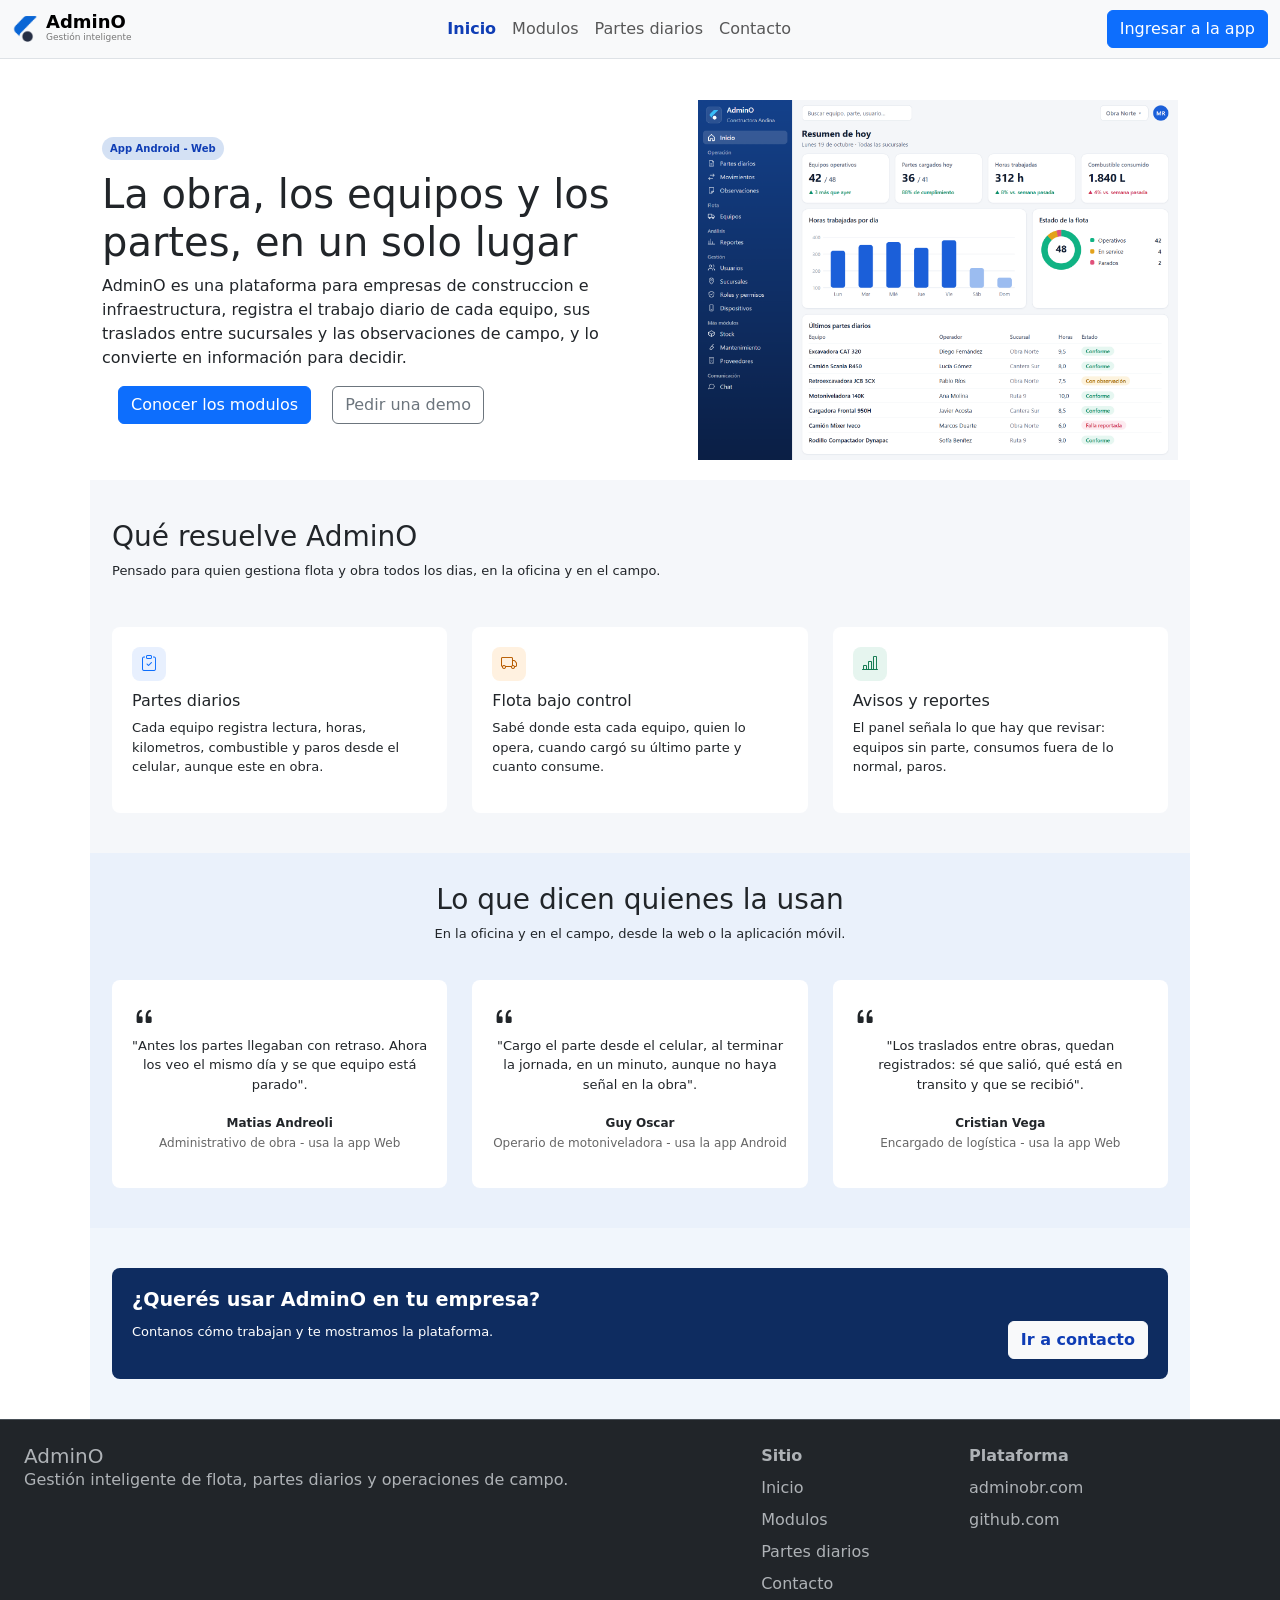
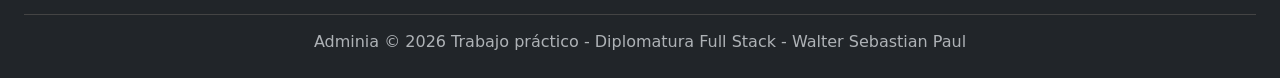
<file: index.html>
<!DOCTYPE html>
<html lang="es">

<head>
    <meta charset="UTF-8">
    <meta name="viewport" content="width=device-width, initial-scale=1.0">
    <meta name="description" content="Una página sobre tecnología">
    <meta name="keywords" content="app, android">
    <meta name="author" content="Walter Sebastian Paul">
    <title>AdminO - Inicio</title>
    <link rel="stylesheet" href="css/index.css">
    <link href="favicon.ico" rel="shortcut icon">
    <link href="https://cdn.jsdelivr.net/npm/bootstrap@5.3.8/dist/css/bootstrap.min.css" rel="stylesheet" integrity="sha384-sRIl4kxILFvY47J16cr9ZwB07vP4J8+LH7qKQnuqkuIAvNWLzeN8tE5YBujZqJLB" crossorigin="anonymous">
    <link rel="stylesheet" href="https://cdn.jsdelivr.net/npm/bootstrap-icons@1.11.3/font/bootstrap-icons.min.css">
</head>

<body>

    <div class="contenedor-principal container-fluid px-0">
        <!-- ================= HEADER ================= -->
        <header>
            <nav class="navbar navbar-expand-lg bg-light border-bottom border-body fixed-top" data-bs-theme="ligth">
                <div class="container-fluid">
                    <a class="navbar-brand" href="#">
                        <img src="img/admino_logo.png" alt="Logo AdminObr Menu" width="26" class="d-inline-block align-text-top me-2">
                        <div class="navbar-brand__text">
                            <strong>AdminO</strong>
                            <p>Gestión inteligente</p>
                        </div>
                    </a>
                    <button class="navbar-toggler" type="button" data-bs-toggle="collapse" data-bs-target="#navbarSupportedContent" aria-controls="navbarSupportedContent" aria-expanded="false" aria-label="Toggle navigation"
                    href="https://adminobr.com/" target="_blank">
                    
                    </button>
                    <div class="collapse navbar-collapse" id="navbarSupportedContent">
                        <ul class="navbar-nav mx-auto mb-2 mb-lg-0">
                            <li class="nav-item">
                            <a class="nav-link active" aria-current="page" href="index.html">Inicio</a>
                            </li>
                            <li class="nav-item">
                            <a class="nav-link" href="pages/modulos.html">Modulos</a>
                            </li>
                            <li class="nav-item">
                            <a class="nav-link" href="pages/partes_diarios.html">Partes diarios</a>
                            </li>
                            <li class="nav-item">
                            <a class="nav-link" href="pages/contacto.html">Contacto</a>
                            </li>
                        </ul>
                        
                        <a class="btn btn btn-primary d-lg-inline-block my-2 my-md-0 ms-md-3" href="https://adminobr.com/" target="_blank">Ingresar a la app</a>
                    </div>
                </div>
            </nav>
        </header>

        <main>
            <!-- ================= HERO ================= -->
            <section class="hero">
                <div class="wrapper hero__wrapper">
                    <div>
                        <span class="hero__label">
                            App Android - Web
                        </span>

                        <h1 class="hero__title">
                        La obra, los equipos y los partes, <span class="hero__highlight">en un solo lugar</span>
                        </h1>

                        <p class="hero__text">
                        AdminO es una plataforma para empresas de construccion e infraestructura, registra el trabajo diario de cada equipo, sus traslados entre sucursales y las observaciones de campo, y lo convierte en información para decidir.
                        </p>

                        <a class="btn btn btn-primary d-lg-inline-block my-2 my-md-0 ms-md-3" href="pages/modulos.html">Conocer los modulos</a>
                        <a class="btn btn btn-outline-secondary d-lg-inline-block my-2 my-md-0 ms-md-3" href="#">Pedir una demo</a>
                    </div>
                    <div class="hero__image">
                        <img src="img/admino_hero.png" alt="Imagen de la app AdminO" class="hero__img">
                    </div>
                </div>
            </section>

            <!-- ================= QUE RESUELVE ================= -->
            <section class="resolve">
                <div class="wrapper resolve__wrapper">
                    <div class="resolve__text-box">
                        <h3 class="resolve__title">
                        Qué resuelve AdminO
                        </h3>

                        <p class="resolve__text">
                        Pensado para quien gestiona flota y obra todos los dias, en la oficina y en el campo.
                        </p>

                    </div>
                    <div class="resolve__cards">
                        <div class="resolve__card">
                            <span class="resolve__icon-box partes">
                                <i class="bi bi-clipboard-check"></i>
                            </span>
                            <h6 class="resolve__title">Partes diarios</h6>
                            <p class="resolve__text">Cada equipo registra lectura, horas, kilometros, combustible y paros desde el celular, aunque este en obra.</p>
                        </div>
                        <div class="resolve__card">
                            <span class="resolve__icon-box flota">
                                <i class="bi bi-truck"></i>
                            </span>
                            <h6 class="resolve__title">Flota bajo control</h6>
                            <p class="resolve__text">Sabé donde esta cada equipo, quien lo opera, cuando cargó su último parte y cuanto consume.</p>
                        </div>
                        <div class="resolve__card">
                            <span class="resolve__icon-box reportes">
                                <i class="bi bi-bar-chart-line"></i>
                            </span>
                            <h6 class="resolve__title">Avisos y reportes</h6>
                            <p class="resolve__text">El panel señala lo que hay que revisar: equipos sin parte, consumos fuera de lo normal, paros.</p>
                        </div>
                    </div>
                </div>
            </section>

            <!-- ================= QUE DICEN LOS USUARIOS ================= -->
            <section class="testimonials">
                <div class="wrapper testimonials__wrapper">
                    <div class="testimonials__text-box">
                        <h3 class="testimonials__title">
                        Lo que dicen quienes la usan
                        </h3>

                        <p class="testimonials__text">
                        En la oficina y en el campo, desde la web o la aplicación móvil.
                        </p>

                    </div>
                    <div class="testimonials__cards">
                        <div class="testimonials__card">
                            <span class="testimonials__icon-box partes">
                                <i class="bi bi-quote"></i>
                            </span>
                            <p class="testimonials__text">"Antes los partes llegaban con retraso. Ahora los veo el mismo día y se que equipo está parado".</p>
                            <div class="testimonials__author">
                                <strong class="testimonials__name">Matias Andreoli</strong>
                                <p class="testimonials__role">Administrativo de obra - usa la app Web</p>
                            </div>
                        </div>
                        <div class="testimonials__card">
                            <span class="testimonials__icon-box flota">
                                <i class="bi bi-quote"></i>
                            </span>
                            <p class="testimonials__text">"Cargo el parte desde el celular, al terminar la jornada, en un minuto, aunque no haya señal en la obra".</p>
                            <div class="testimonials__author">
                                <strong class="testimonials__name">Guy Oscar</strong>
                                <p class="testimonials__role">Operario de motoniveladora - usa la app Android</p>
                            </div>
                        </div>
                        <div class="testimonials__card">
                            <span class="testimonials__icon-box reportes">
                                <i class="bi bi-quote"></i>
                            </span>
                            <p class="testimonials__text">"Los traslados entre obras, quedan registrados: sé que salió, qué está en transito y que se recibió".</p>
                            <div class="testimonials__author">
                                <strong class="testimonials__name">Cristian Vega</strong>
                                <p class="testimonials__role">Encargado de logística - usa la app Web</p>
                            </div>
                        </div>
                    </div>
                </div>
            </section>

            <section class="banner_contact">
                <div class="wrapper banner_contact__wrapper">
                    <div class="banner__contact ">
                        <h5 class="banner__title">¿Querés usar AdminO en tu empresa?</h5>
                        <div class="banner__contact-content">
                            <p class="banner__text">
                                Contanos cómo trabajan y te mostramos la plataforma.
                            </p>

                            <a class="btn btn-light" href="https://adminobr.com/" target="_blank">
                                Ir a contacto
                            </a>
                        </div>
                    </div>
                </div>
            </section>
            
        </main>
            

        <footer class="footer p-4 border-top bg-dark" data-bs-theme="dark">
            <div class="footer-col-1">
                <h5 class="mb-0 text-body-secondary">
                    <a href="https://adminobr.com/" target="_blank" class="text-body-secondary">AdminO</a>
                </h5>
                <p class="mb-0 text-body-secondary">
                    Gestión inteligente de flota, partes diarios y operaciones de campo.
                </p>
            </div>

            <div class="footer-col-2">
                <p class="mb-2 fw-bold text-body-secondary">
                    Sitio
                </p>
                <ul class="footer-links list-unstyled d-flex flex-column gap-2 ps-0 mb-2"> 
                    <li class="nav-item"><a href="index.html" class="nav-link text-body-secondary">Inicio</a></li> 
                    <li class="nav-item"><a href="pages/modulos.html" class="nav-link text-body-secondary">Modulos</a></li> 
                    <li class="nav-item"><a href="pages/partes_diarios.html" class="nav-link text-body-secondary">Partes diarios</a></li> 
                    <li class="nav-item"><a href="pages/contacto.html" class="nav-link text-body-secondary">Contacto</a></li> 
                </ul>
            </div>

            <div class="footer-col-3 ps-3">
                <p class="mb-2 fw-bold text-body-secondary">
                    Plataforma
                </p>
                <ul class="footer-links list-unstyled d-flex flex-column gap-2 pl-0 mb-2"> 
                    <li class="nav-item"><a href="https://adminobr.com/" target="_blank" class="nav-link text-body-secondary">adminobr.com</a></li> 
                    <li class="nav-item"><a href="https://github.com/waltersebastianpaul/fullstack-tp1" target="_blank" class="nav-link text-body-secondary">github.com</a></li> 
                </ul>
            </div>
            
            <p class="footer-copy text-body-secondary">
                <a href="https://adminobr.com/" target="_blank" class="text-body-secondary">Adminia</a> © 2026 Trabajo práctico - Diplomatura Full Stack - Walter Sebastian Paul
            </p>
        </footer>

    </div>

    <script src="https://cdn.jsdelivr.net/npm/bootstrap@5.3.8/dist/js/bootstrap.bundle.min.js" integrity="sha384-FKyoEForCGlyvwx9Hj09JcYn3nv7wiPVlz7YYwJrWVcXK/BmnVDxM+D2scQbITxI" crossorigin="anonymous"></script>

</body>

</html>
</file>
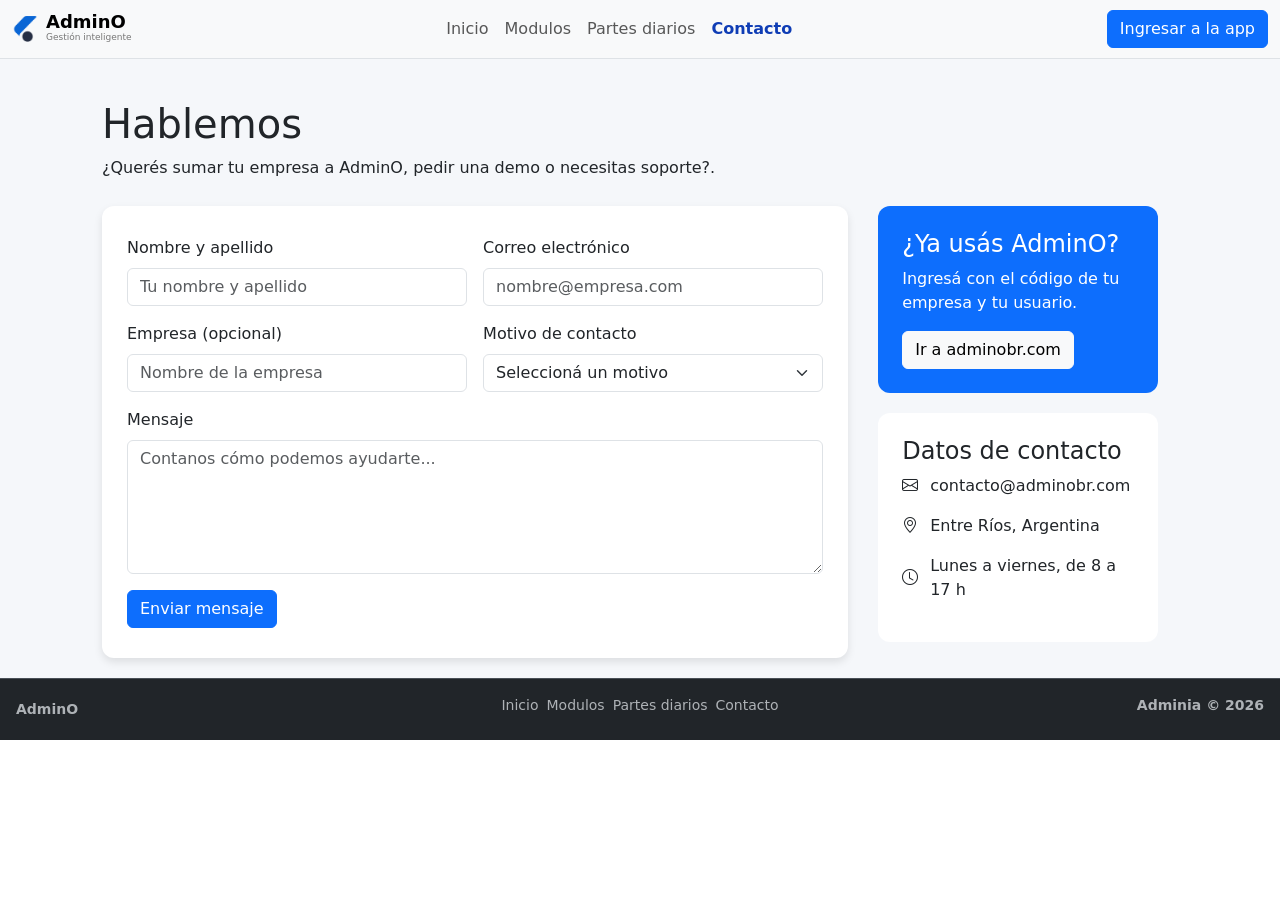
<file: contacto.html>
<!DOCTYPE html>
<html lang="es">

<head>
    <meta charset="UTF-8">
    <meta name="viewport" content="width=device-width, initial-scale=1.0">
    <meta name="description" content="Una página sobre tecnología">
    <meta name="keywords" content="app, android">
    <meta name="author" content="Walter Sebastian Paul">
    <title>AdminO - Contacto</title>
    <link rel="stylesheet" href="css/contacto.css">
    <link href="favicon.ico" rel="shortcut icon">
    <link href="https://cdn.jsdelivr.net/npm/bootstrap@5.3.8/dist/css/bootstrap.min.css" rel="stylesheet" integrity="sha384-sRIl4kxILFvY47J16cr9ZwB07vP4J8+LH7qKQnuqkuIAvNWLzeN8tE5YBujZqJLB" crossorigin="anonymous">
    <link rel="stylesheet" href="https://cdn.jsdelivr.net/npm/bootstrap-icons@1.11.3/font/bootstrap-icons.min.css">
</head>

<body>

    <div class="contenedor-principal container-fluid px-0">
        <header>
            <nav class="navbar navbar-expand-lg bg-light border-bottom border-body fixed-top" data-bs-theme="light">
                <div class="container-fluid">
                    <a class="navbar-brand" href="#">
                        <img src="img/admino_logo.png" alt="Logo AdminObr Menu" width="26" class="d-inline-block align-text-top me-2">
                        <div class="navbar-brand__text">
                            <strong>AdminO</strong>
                            <p>Gestión inteligente</p>
                        </div>
                    </a>
                    <button class="navbar-toggler" type="button" data-bs-toggle="collapse" data-bs-target="#navbarSupportedContent" aria-controls="navbarSupportedContent" aria-expanded="false" aria-label="Toggle navigation"
                    href="https://adminobr.com/" target="_blank">
                    
                    </button>
                    <div class="collapse navbar-collapse" id="navbarSupportedContent">
                        <ul class="navbar-nav mx-auto mb-2 mb-lg-0">
                            <li class="nav-item">
                            <a class="nav-link" aria-current="page" href="index.html">Inicio</a>
                            </li>
                            <li class="nav-item">
                            <a class="nav-link" href="modulos.html">Modulos</a>
                            </li>
                            <li class="nav-item">
                            <a class="nav-link" href="partes_diarios.html">Partes diarios</a>
                            </li>
                            <li class="nav-item">
                            <a class="nav-link active" href="contacto.html">Contacto</a>
                            </li>
                        </ul>
                        
                        <a class="btn btn btn-primary d-lg-inline-block my-2 my-md-0 ms-md-3" href="https://adminobr.com/" target="_blank">Ingresar a la app</a>
                    </div>
                </div>
            </nav>
        </header>


        <main>
            <div class="main__wrapper">
    
                <!-- ================= HERO ================= -->
                <section class="hero">
                    <div class="wrapper hero__wrapper">
                    
                        <div class="hero__form-wrapper">
            
                            <h1 class="hero__title">
                            Hablemos
                            </h1>

                            <p class="hero__text">
                            ¿Querés sumar tu empresa a AdminO, pedir una demo o necesitas soporte?.
                            </p>
                    
                        </div>

                        <div class="hero__form-container">
                            
                            <form>
                                <div class="row g-3">

                                    <!-- Nombre y apellido -->
                                    <div class="col-md-6">
                                        <label for="nombre" class="form-label">Nombre y apellido</label>
                                        <input type="text" class="form-control" id="nombre"
                                            placeholder="Tu nombre y apellido" required>
                                    </div>

                                    <!-- Correo electrónico -->
                                    <div class="col-md-6">
                                        <label for="email" class="form-label">Correo electrónico</label>
                                        <input type="email" class="form-control" id="email"
                                            placeholder="nombre@empresa.com" required>
                                    </div>

                                    <!-- Empresa -->
                                    <div class="col-md-6">
                                        <label for="empresa" class="form-label">Empresa (opcional)</label>
                                        <input type="text" class="form-control" id="empresa"
                                            placeholder="Nombre de la empresa">
                                    </div>

                                    <!-- Motivo -->
                                    <div class="col-md-6">
                                        <label for="motivo" class="form-label">Motivo de contacto</label>
                                        <select class="form-select" id="motivo" required>
                                            <option value="" selected disabled>Seleccioná un motivo</option>
                                            <option value="consulta">Quiero conocer AdminO</option>
                                            <option value="demo">Solicitar una demostración</option>
                                            <option value="soporte">Soporte</option>
                                            <option value="otro">Otro</option>
                                        </select>
                                    </div>

                                    <!-- Mensaje -->
                                    <div class="col-12">
                                        <label for="mensaje" class="form-label">Mensaje</label>
                                        <textarea class="form-control" id="mensaje" rows="5"
                                                placeholder="Contanos cómo podemos ayudarte..."
                                                required></textarea>
                                    </div>

                                    <!-- Botón -->
                                    <div class="col-12">
                                        <button type="submit" class="btn btn-primary">
                                            Enviar mensaje
                                        </button>
                                    </div>

                                </div>
                            </form>

                        </div>

                        
                        <div class="contacto__aside">

                            <div class="contacto__card contacto__card--destacada">
                                <h4>¿Ya usás AdminO?</h4>

                                <p>
                                    Ingresá con el código de tu empresa y tu usuario.
                                </p>

                                <a href="https://adminobr.com/" target="_blank" class="btn btn-light">
                                    Ir a adminobr.com
                                </a>
                            </div>

                            <div class="contacto__card">
                                <h4>Datos de contacto</h4>

                                <div class="contacto__dato">
                                    <i class="bi bi-envelope"></i>
                                    <span>contacto@adminobr.com</span>
                                </div>

                                <div class="contacto__dato">
                                    <i class="bi bi-geo-alt"></i>
                                    <span>Entre Ríos, Argentina</span>
                                </div>

                                <div class="contacto__dato">
                                    <i class="bi bi-clock"></i>
                                    <span>Lunes a viernes, de 8 a 17 h</span>
                                </div>
                            </div>

                        </div>

                    </div>
                </section>

            </div>
        </main>
            
        <footer class="footer p-3 border-top bg-dark" data-bs-theme="dark">
            <div class="footer-col-1">
                <p class="mb-0 fw-bold text-body-secondary">
                    <a href="https://adminobr.com/" target="_blank" class="text-body-secondary">AdminO</a>
                </p>
            </div>

            <div class="footer-col-2">
                <ul class="footer-links list-unstyled d-flex flex-row gap-2 ps-0 mb-2"> 
                    <li class="nav-item"><a href="index.html" class="nav-link text-body-secondary">Inicio</a></li> 
                    <li class="nav-item"><a href="modulos.html" class="nav-link text-body-secondary">Modulos</a></li> 
                    <li class="nav-item"><a href="partes_diarios.html" class="nav-link text-body-secondary">Partes diarios</a></li> 
                    <li class="nav-item"><a href="contacto.html" class="nav-link text-body-secondary">Contacto</a></li> 
                </ul>
            </div>

            <div class="footer-col-3 ps-3">
                <p class="mb-2 fw-bold text-body-secondary">
                    Adminia © 2026
                </p>
            </div>
        </footer>

    </div>

    <script src="https://cdn.jsdelivr.net/npm/bootstrap@5.3.8/dist/js/bootstrap.bundle.min.js" integrity="sha384-FKyoEForCGlyvwx9Hj09JcYn3nv7wiPVlz7YYwJrWVcXK/BmnVDxM+D2scQbITxI" crossorigin="anonymous"></script>

</body>

</html>
</file>
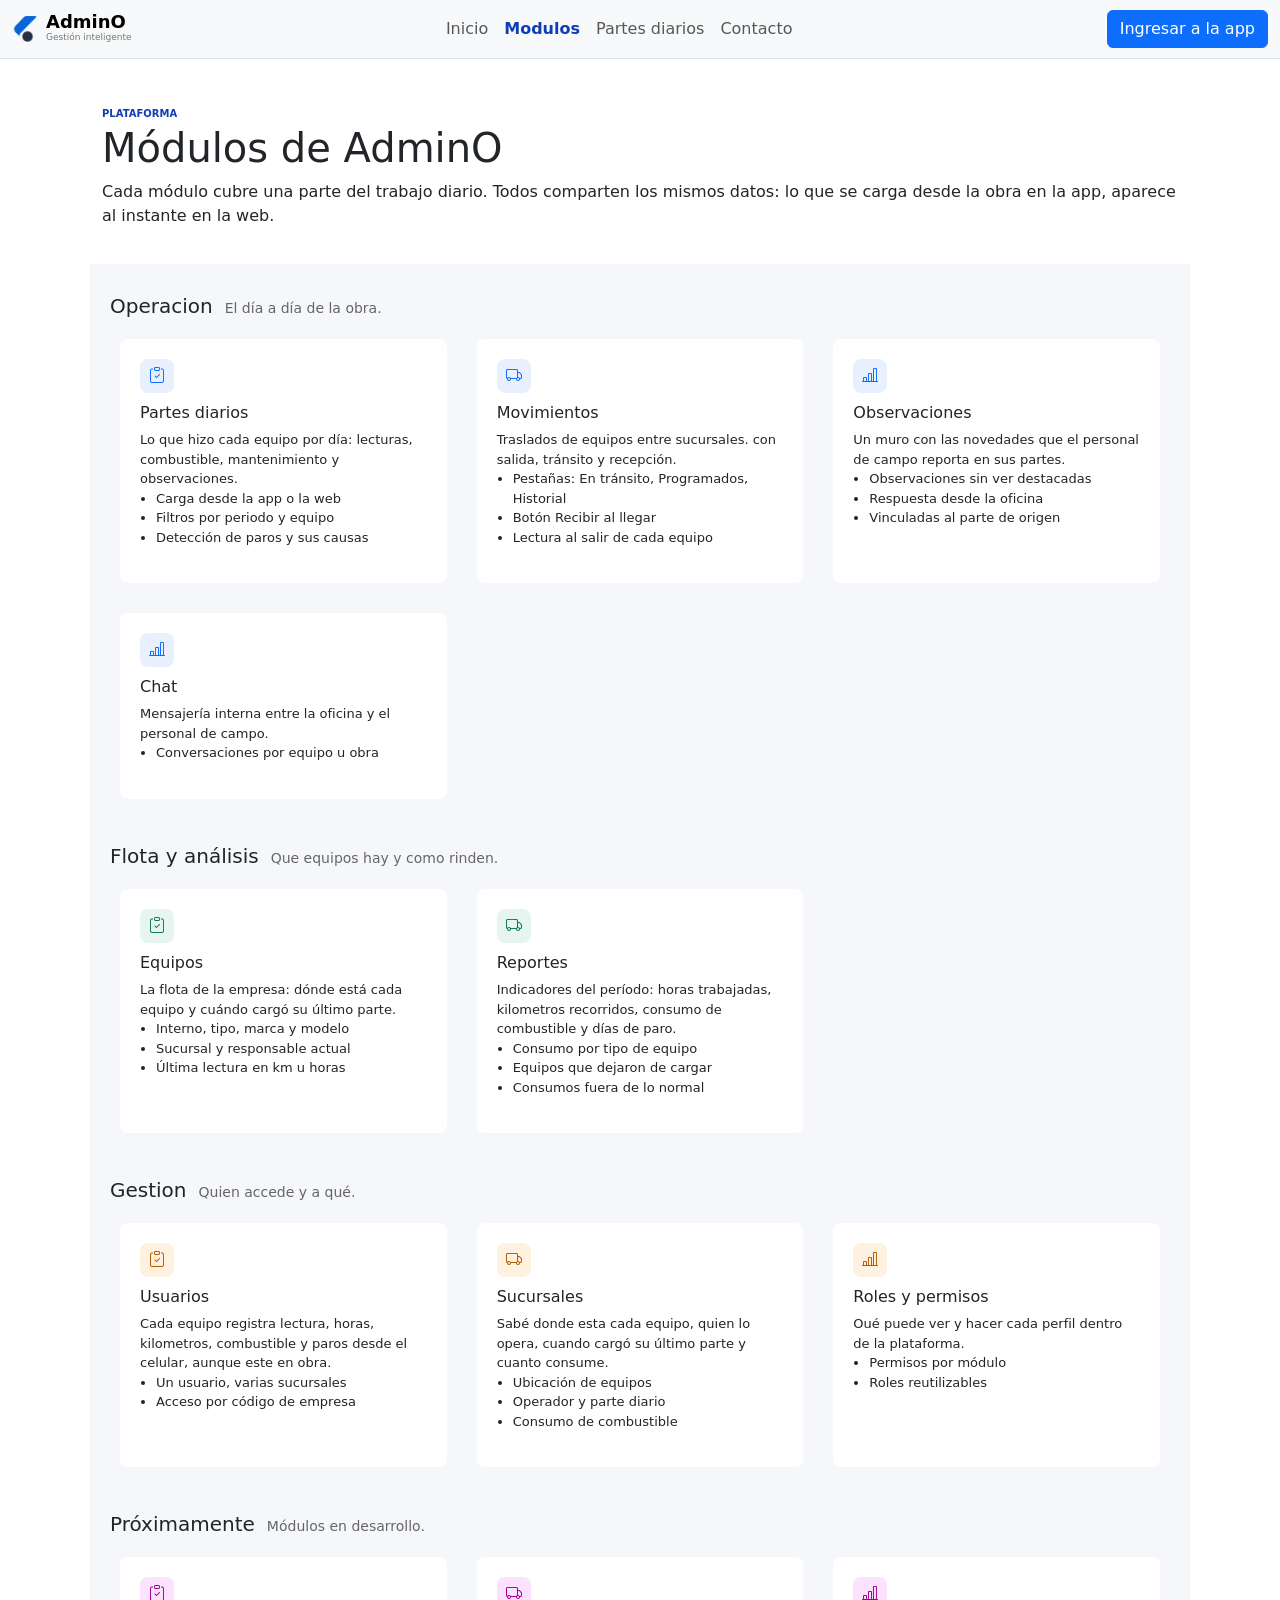
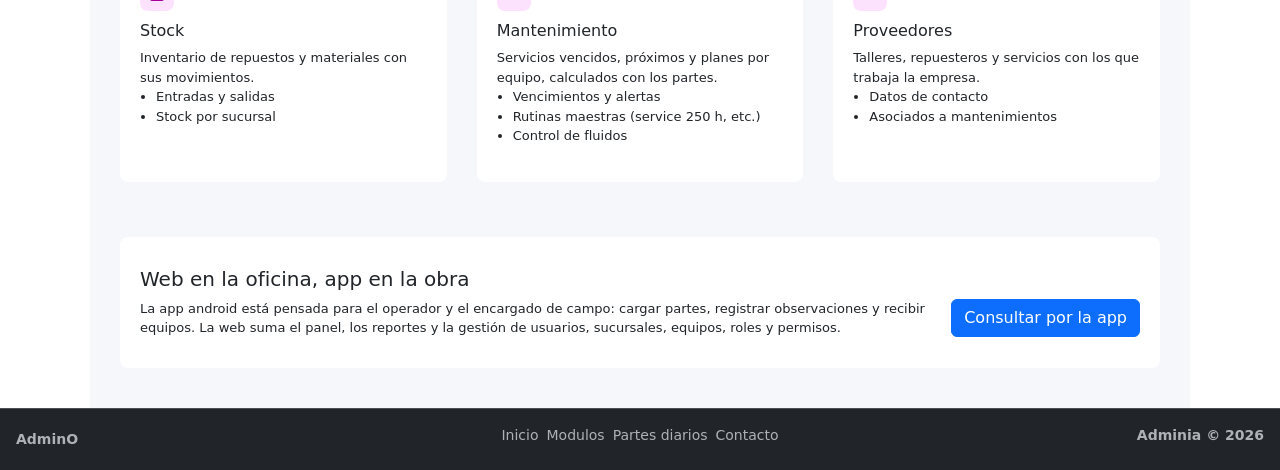
<file: modulos.html>
<!DOCTYPE html>
<html lang="es">

<head>
    <meta charset="UTF-8">
    <meta name="viewport" content="width=device-width, initial-scale=1.0">
    <meta name="description" content="Una página sobre tecnología">
    <meta name="keywords" content="app, android">
    <meta name="author" content="Walter Sebastian Paul">
    <title>AdminO - Modulos</title>
    <link rel="stylesheet" href="css/modulos.css">
    <link href="favicon.ico" rel="shortcut icon">
    <link href="https://cdn.jsdelivr.net/npm/bootstrap@5.3.8/dist/css/bootstrap.min.css" rel="stylesheet" integrity="sha384-sRIl4kxILFvY47J16cr9ZwB07vP4J8+LH7qKQnuqkuIAvNWLzeN8tE5YBujZqJLB" crossorigin="anonymous">
    <link rel="stylesheet" href="https://cdn.jsdelivr.net/npm/bootstrap-icons@1.11.3/font/bootstrap-icons.min.css">
</head>

<body>

    <div class="contenedor-principal container-fluid px-0">
        <!-- ================= HEADER ================= -->
        <header>
            <nav class="navbar navbar-expand-lg bg-light border-bottom border-body fixed-top" data-bs-theme="ligth">
                <div class="container-fluid">
                    <a class="navbar-brand" href="#">
                        <img src="img/admino_logo.png" alt="Logo AdminObr Menu" width="26" class="d-inline-block align-text-top me-2">
                        <div class="navbar-brand__text">
                            <strong>AdminO</strong>
                            <p>Gestión inteligente</p>
                        </div>
                    </a>
                    <button class="navbar-toggler" type="button" data-bs-toggle="collapse" data-bs-target="#navbarSupportedContent" aria-controls="navbarSupportedContent" aria-expanded="false" aria-label="Toggle navigation"
                    href="https://adminobr.com/" target="_blank">
                    
                    </button>
                    <div class="collapse navbar-collapse" id="navbarSupportedContent">
                        <ul class="navbar-nav mx-auto mb-2 mb-lg-0">
                            <li class="nav-item">
                            <a class="nav-link" aria-current="page" href="index.html">Inicio</a>
                            </li>
                            <li class="nav-item">
                            <a class="nav-link active" href="modulos.html">Modulos</a>
                            </li>
                            <li class="nav-item">
                            <a class="nav-link" href="partes_diarios.html">Partes diarios</a>
                            </li>
                            <li class="nav-item">
                            <a class="nav-link" href="contacto.html">Contacto</a>
                            </li>
                        </ul>
                        
                        <a class="btn btn btn-primary d-lg-inline-block my-2 my-md-0 ms-md-3" href="https://adminobr.com/" target="_blank">Ingresar a la app</a>
                    </div>
                </div>
            </nav>
        </header>


        <main>
            <!-- ================= HERO ================= -->
            <section class="hero">
                <div class="wrapper hero__wrapper">
                    <div>
                        <span class="hero__label">
                            PLATAFORMA
                        </span>

                        <h1 class="hero__title">
                        Módulos de AdminO</span>
                        </h1>

                        <p class="hero__text">
                        Cada módulo cubre una parte del trabajo diario. Todos comparten los mismos datos: lo que se carga desde la obra en la app, aparece al instante en la web.
                        </p>
                    </div>
                </div>
            </section>

            <!-- ================= MODULOS ================= -->
            <section class="modulos">
                <div class="wrapper modulos__wrapper">
                    <div class="modulos__category mb-8">

                        <div class="modulos__category-header">
                            <h5 class="modulos__category-title">
                            Operacion
                            </h5>

                            <p class="modulos__category-text">
                            El día a día de la obra.
                            </p>

                        </div>
                        <div class="modulos__cards">
                            <div class="modulos__card">
                                <span class="modulos__icon-box operacion">
                                    <i class="bi bi-clipboard-check"></i>
                                </span>
                                <h6 class="modulos__title">Partes diarios</h6>
                                <p class="modulos__text">Lo que hizo cada equipo por día: lecturas, combustible, mantenimiento y observaciones.</p>
                            
                                <ul class="modulos__list ps-3">
                                    <li class="modulos__list-item">Carga desde la app o la web</li>
                                    <li class="modulos__list-item">Filtros por periodo y equipo</li>
                                    <li class="modulos__list-item">Detección de paros y sus causas</li>
                            </div>

                            <div class="modulos__card">
                                <span class="modulos__icon-box operacion">
                                    <i class="bi bi-truck"></i>
                                </span>
                                <h6 class="modulos__title">Movimientos</h6>
                                <p class="modulos__text">Traslados de equipos entre sucursales. con salida, tránsito y recepción.</p>
                            
                                <ul class="modulos__list ps-3">
                                    <li class="modulos__list-item">Pestañas: En tránsito, Programados, Historial</li>
                                    <li class="modulos__list-item">Botón Recibir al llegar</li>
                                    <li class="modulos__list-item">Lectura al salir de cada equipo</li>
                                </ul>   
                            </div>
                            <div class="modulos__card">
                                <span class="modulos__icon-box operacion">
                                    <i class="bi bi-bar-chart-line"></i>
                                </span>
                                <h6 class="modulos__title">Observaciones</h6>
                                <p class="modulos__text">Un muro con las novedades que el personal de campo reporta en sus partes.</p>
                            
                                <ul class="modulos__list ps-3">
                                    <li class="modulos__list-item">Observaciones sin ver destacadas</li>
                                    <li class="modulos__list-item">Respuesta desde la oficina</li>
                                    <li class="modulos__list-item">Vinculadas al parte de origen</li>
                                </ul>
                            </div>
                            <div class="modulos__card">
                                <span class="modulos__icon-box operacion">
                                    <i class="bi bi-bar-chart-line"></i>
                                </span>
                                <h6 class="modulos__title">Chat</h6>
                                <p class="modulos__text">Mensajería interna entre la oficina y el personal de campo.</p>
                            
                                <ul class="modulos__list ps-3">
                                    <li class="modulos__list-item">Conversaciones por equipo u obra</li>
                                </ul>
                            </div>
                        </div>

                        <div class="modulos__category-header">
                            <h5 class="modulos__category-title">
                            Flota y análisis
                            </h5>

                            <p class="modulos__category-text">
                            Que equipos hay y como rinden.
                            </p>

                        </div>
                        <div class="modulos__cards">
                            <div class="modulos__card">
                                <span class="modulos__icon-box flotaYAnalisis">
                                    <i class="bi bi-clipboard-check"></i>
                                </span>
                                <h6 class="modulos__title">Equipos</h6>
                                <p class="modulos__text">La flota de la empresa: dónde está cada equipo y cuándo cargó su último parte.</p>
                            
                                <ul class="modulos__list ps-3">
                                    <li class="modulos__list-item">Interno, tipo, marca y modelo</li>
                                    <li class="modulos__list-item">Sucursal y responsable actual</li>
                                    <li class="modulos__list-item">Última lectura en km u horas</li>
                            </div>

                            <div class="modulos__card">
                                <span class="modulos__icon-box flotaYAnalisis">
                                    <i class="bi bi-truck"></i>
                                </span>
                                <h6 class="modulos__title">Reportes</h6>
                                <p class="modulos__text">Indicadores del período: horas trabajadas, kilometros recorridos, consumo de combustible y días de paro.</p>
                            
                                <ul class="modulos__list ps-3">
                                    <li class="modulos__list-item">Consumo por tipo de equipo</li>
                                    <li class="modulos__list-item">Equipos que dejaron de cargar</li>
                                    <li class="modulos__list-item">Consumos fuera de lo normal</li>
                                </ul>   
                            </div>
                        </div>

                        <div class="modulos__category-header">
                            <h5 class="modulos__category-title">
                            Gestion
                            </h5>

                            <p class="modulos__category-text">
                            Quien accede y a qué.
                            </p>

                        </div>
                        <div class="modulos__cards">
                            <div class="modulos__card">
                                <span class="modulos__icon-box gestion">
                                    <i class="bi bi-clipboard-check"></i>
                                </span>
                                <h6 class="modulos__title">Usuarios</h6>
                                <p class="modulos__text">Cada equipo registra lectura, horas, kilometros, combustible y paros desde el celular, aunque este en obra.</p>
                            
                                <ul class="modulos__list ps-3">
                                    <li class="modulos__list-item">Un usuario, varias sucursales</li>
                                    <li class="modulos__list-item">Acceso por código de empresa</li>
                            </div>

                            <div class="modulos__card">
                                <span class="modulos__icon-box gestion">
                                    <i class="bi bi-truck"></i>
                                </span>
                                <h6 class="modulos__title">Sucursales</h6>
                                <p class="modulos__text">Sabé donde esta cada equipo, quien lo opera, cuando cargó su último parte y cuanto consume.</p>
                            
                                <ul class="modulos__list ps-3">
                                    <li class="modulos__list-item">Ubicación de equipos</li>
                                    <li class="modulos__list-item">Operador y parte diario</li>
                                    <li class="modulos__list-item">Consumo de combustible</li>
                                </ul>   
                            </div>
                            <div class="modulos__card">
                                <span class="modulos__icon-box gestion">
                                    <i class="bi bi-bar-chart-line"></i>
                                </span>
                                <h6 class="modulos__title">Roles y permisos</h6>
                                <p class="modulos__text">Oué puede ver y hacer cada perfil dentro de la plataforma.</p>
                            
                                <ul class="modulos__list ps-3">
                                    <li class="modulos__list-item">Permisos por módulo</li>
                                    <li class="modulos__list-item">Roles reutilizables</li>
                                </ul>
                            </div>
                        </div>

                        <div class="modulos__category-header">
                            <h5 class="modulos__category-title">
                            Próximamente
                            </h5>

                            <p class="modulos__category-text">
                            Módulos en desarrollo.
                            </p>

                        </div>
                        <div class="modulos__cards">
                            <div class="modulos__card">
                                <span class="modulos__icon-box proximamente">
                                    <i class="bi bi-clipboard-check"></i>
                                </span>
                                <h6 class="modulos__title">Stock</h6>
                                <p class="modulos__text">Inventario de repuestos y materiales con sus movimientos.</p>
                            
                                <ul class="modulos__list ps-3">
                                    <li class="modulos__list-item">Entradas y salidas</li>
                                    <li class="modulos__list-item">Stock por sucursal</li>
                            </div>

                            <div class="modulos__card">
                                <span class="modulos__icon-box proximamente">
                                    <i class="bi bi-truck"></i>
                                </span>
                                <h6 class="modulos__title">Mantenimiento</h6>
                                <p class="modulos__text">Servicios vencidos, próximos y planes por equipo, calculados con los partes.</p>
                            
                                <ul class="modulos__list ps-3">
                                    <li class="modulos__list-item">Vencimientos y alertas</li>
                                    <li class="modulos__list-item">Rutinas maestras (service 250 h, etc.)</li>
                                    <li class="modulos__list-item">Control de fluidos</li>
                                </ul>   
                            </div>
                            <div class="modulos__card">
                                <span class="modulos__icon-box proximamente">
                                    <i class="bi bi-bar-chart-line"></i>
                                </span>
                                <h6 class="modulos__title">Proveedores</h6>
                                <p class="modulos__text">Talleres, repuesteros y servicios con los que trabaja la empresa.</p>
                            
                                <ul class="modulos__list ps-3">
                                    <li class="modulos__list-item">Datos de contacto</li>
                                    <li class="modulos__list-item">Asociados a mantenimientos</li>
                                </ul>
                            </div>
                        </div>

                        <div class="modulos__contact">
                            <h5 class="modulos__title">Web en la oficina, app en la obra</h5>
                            <div class="modulos__contact-content">
                                <p class="modulos__text">
                                    La app android está pensada para el operador y el encargado
                                    de campo: cargar partes, registrar observaciones y recibir equipos.
                                    La web suma el panel, los reportes y la gestión de usuarios,
                                    sucursales, equipos, roles y permisos.
                                </p>

                                <a class="btn btn-primary" href="https://adminobr.com/" target="_blank">
                                    Consultar por la app
                                </a>
                            </div>
                        </div>
                </div>
            </section>
        </main>
            
        <footer class="footer p-3 border-top bg-dark" data-bs-theme="dark">
            <div class="footer-col-1">
                <p class="mb-0 fw-bold text-body-secondary">
                    <a href="https://adminobr.com/" target="_blank" class="text-body-secondary">AdminO</a>
                </p>
            </div>

            <div class="footer-col-2">
                <ul class="footer-links list-unstyled d-flex flex-row gap-2 ps-0 mb-2"> 
                    <li class="nav-item"><a href="index.html" class="nav-link text-body-secondary">Inicio</a></li> 
                    <li class="nav-item"><a href="modulos.html" class="nav-link text-body-secondary">Modulos</a></li> 
                    <li class="nav-item"><a href="partes_diarios.html" class="nav-link text-body-secondary">Partes diarios</a></li> 
                    <li class="nav-item"><a href="contacto.html" class="nav-link text-body-secondary">Contacto</a></li> 
                </ul>
            </div>

            <div class="footer-col-3 ps-3">
                <p class="mb-2 fw-bold text-body-secondary">
                    Adminia</a> © 2026
                </p>
            </div>
        </footer>

    </div>

    <script src="https://cdn.jsdelivr.net/npm/bootstrap@5.3.8/dist/js/bootstrap.bundle.min.js" integrity="sha384-FKyoEForCGlyvwx9Hj09JcYn3nv7wiPVlz7YYwJrWVcXK/BmnVDxM+D2scQbITxI" crossorigin="anonymous"></script>

</body>

</html>
</file>
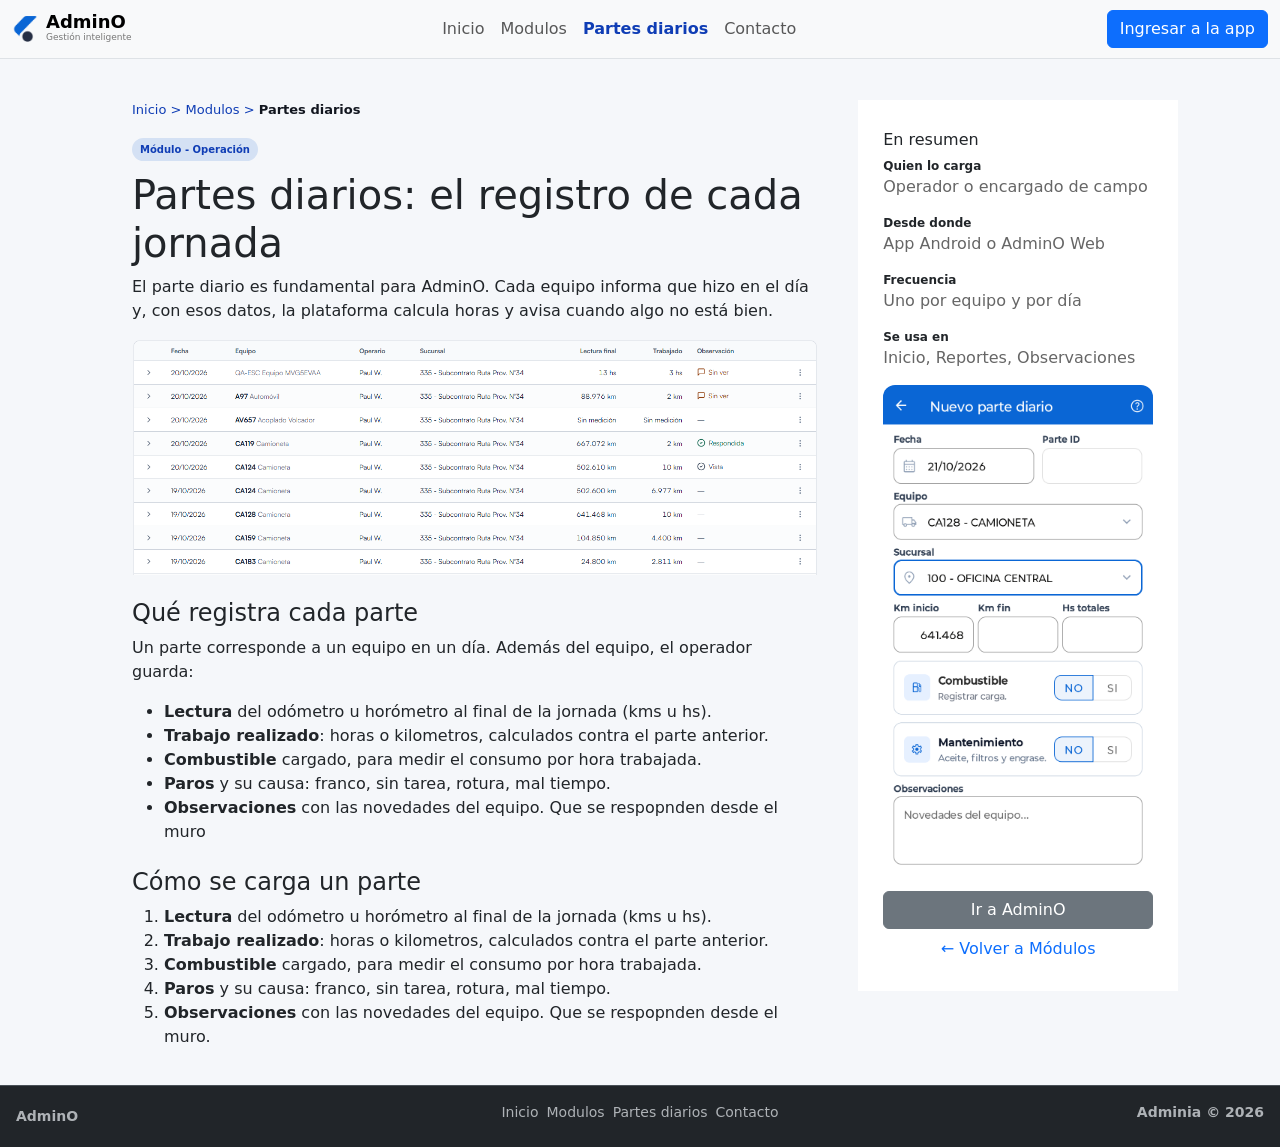
<file: partes_diarios.html>
<!DOCTYPE html>
<html lang="es">

<head>
    <meta charset="UTF-8">
    <meta name="viewport" content="width=device-width, initial-scale=1.0">
    <meta name="description" content="Una página sobre tecnología">
    <meta name="keywords" content="app, android">
    <meta name="author" content="Walter Sebastian Paul">
    <title>AdminO - Partes Diarios</title>
    <link rel="stylesheet" href="css/partes_diarios.css">
    <link href="favicon.ico" rel="shortcut icon">
    <link href="https://cdn.jsdelivr.net/npm/bootstrap@5.3.8/dist/css/bootstrap.min.css" rel="stylesheet" integrity="sha384-sRIl4kxILFvY47J16cr9ZwB07vP4J8+LH7qKQnuqkuIAvNWLzeN8tE5YBujZqJLB" crossorigin="anonymous">
    <link rel="stylesheet" href="https://cdn.jsdelivr.net/npm/bootstrap-icons@1.11.3/font/bootstrap-icons.min.css">
</head>

<body>

    <div class="contenedor-principal container-fluid px-0">
        <header>
            <nav class="navbar navbar-expand-lg bg-light border-bottom border-body fixed-top" data-bs-theme="light">
                <div class="container-fluid">
                    <a class="navbar-brand" href="#">
                        <img src="img/admino_logo.png" alt="Logo AdminObr Menu" width="26" class="d-inline-block align-text-top me-2">
                        <div class="navbar-brand__text">
                            <strong>AdminO</strong>
                            <p>Gestión inteligente</p>
                        </div>
                    </a>
                    <button class="navbar-toggler" type="button" data-bs-toggle="collapse" data-bs-target="#navbarSupportedContent" aria-controls="navbarSupportedContent" aria-expanded="false" aria-label="Toggle navigation"
                    href="https://adminobr.com/" target="_blank">
                    
                    </button>
                    <div class="collapse navbar-collapse" id="navbarSupportedContent">
                        <ul class="navbar-nav mx-auto mb-2 mb-lg-0">
                            <li class="nav-item">
                            <a class="nav-link" aria-current="page" href="index.html">Inicio</a>
                            </li>
                            <li class="nav-item">
                            <a class="nav-link" href="modulos.html">Modulos</a>
                            </li>
                            <li class="nav-item">
                            <a class="nav-link active" href="partes_diarios.html">Partes diarios</a>
                            </li>
                            <li class="nav-item">
                            <a class="nav-link" href="contacto.html">Contacto</a>
                            </li>
                        </ul>
                        
                        <a class="btn btn btn-primary d-lg-inline-block my-2 my-md-0 ms-md-3" href="https://adminobr.com/" target="_blank">Ingresar a la app</a>
                    </div>
                </div>
            </nav>
        </header>


        <main>
            <div class="main__wrapper">
    
                <!-- ================= HERO ================= -->
                <section class="hero">
                    <div class="wrapper hero__wrapper">
                    
                        <div class="hero__content">
                            <p class="hero__breadcrumbs">
                                Inicio > Modulos > <span class="hero__breadcrumb">Partes diarios</span>
                            </p>
                            
                            <span class="hero__label">
                                Módulo - Operación
                            </span>

                            <h1 class="hero__title">
                            Partes diarios: <span class="hero__highlight">el registro de cada jornada</span>
                            </h1>

                            <p class="hero__text">
                            El parte diario es fundamental para AdminO. Cada equipo informa que hizo en el día y, con esos datos, la plataforma calcula horas y avisa cuando algo no está bien.
                            </p>

                            <img src="img/admino_partes.png" alt="Imagen de la app AdminO" class="hero__img-partes">

                            <div class="descripcion mt-4">
                                <h4>Qué registra cada parte</h4>
                                <p>Un parte corresponde a un equipo en un día. Además del equipo, el operador guarda:</p>
                                <ul>
                                    <li><strong>Lectura</strong> del odómetro u horómetro al final de la jornada (kms u hs).</li>
                                    <li><strong>Trabajo realizado</strong>: horas o kilometros, calculados contra el parte anterior.</li>
                                    <li><strong>Combustible</strong> cargado, para medir el consumo por hora trabajada.</li>
                                    <li><strong>Paros</strong> y su causa: franco, sin tarea, rotura, mal tiempo.</li>
                                    <li><strong>Observaciones</strong> con las novedades del equipo. Que se respopnden desde el muro</li>
                                </ul>
                            </div>
                            
                            <div class="instructivo mt-4">
                                <h4 class="mb-2">Cómo se carga un parte</h4>
                                <ol>
                                    <li><strong>Lectura</strong> del odómetro u horómetro al final de la jornada (kms u hs).</li>
                                    <li><strong>Trabajo realizado</strong>: horas o kilometros, calculados contra el parte anterior.</li>
                                    <li><strong>Combustible</strong> cargado, para medir el consumo por hora trabajada.</li>
                                    <li><strong>Paros</strong> y su causa: franco, sin tarea, rotura, mal tiempo.</li>
                                    <li><strong>Observaciones</strong> con las novedades del equipo. Que se respopnden desde el muro.</li>
                                </ol>
                            </div>
                    
                        </div>

                        <div class="hero__resumen">
                            <div class="resumen__cards">
                                <div class="resumen__card">
                   
                                    <h6 class="resumen__card-title">En resumen</h6>

                                    <p class="resumen__title">Quien lo carga</p>
                                    <p class="resumen__text">Operador o encargado de campo</p>
                            
                                    <p class="resumen__title">Desde donde</p>
                                    <p class="resumen__text">App Android o AdminO Web</p>

                                    <p class="resumen__title">Frecuencia</p>
                                    <p class="resumen__text">Uno por equipo y por día</p>

                                    <p class="resumen__title">Se usa en</p>
                                    <p class="resumen__text">Inicio, Reportes, Observaciones</p>

                                    <!-- Imagen debajo del texto -->
                                    <img src="img/app_admino_partes.png"
                                        alt="Pantalla de partes diarios de AdminO"
                                        class="resumen__image">

                                    <!-- Botón -->
                                    <a href="adminobr.com" class="btn btn-secondary d-block w-100 mt-3" target="_blank">
                                        Ir a AdminO
                                    </a>

                                    <!-- Enlace debajo del botón -->
                                    <a href="modulos.html" class="resumen__back d-block w-100 mt-2 text-center text-decoration-none">
                                        &larr; Volver a Módulos
                                    </a>
                                </div>
                            </div>

                        </div>
                    </div>
                </section>

            </div>
        </main>
            
        <footer class="footer p-3 border-top bg-dark" data-bs-theme="dark">
            <div class="footer-col-1">
                <p class="mb-0 fw-bold text-body-secondary">
                    <a href="https://adminobr.com/" target="_blank" class="text-body-secondary">AdminO</a>
                </p>
            </div>

            <div class="footer-col-2">
                <ul class="footer-links list-unstyled d-flex flex-row gap-2 ps-0 mb-2"> 
                    <li class="nav-item"><a href="index.html" class="nav-link text-body-secondary">Inicio</a></li> 
                    <li class="nav-item"><a href="modulos.html" class="nav-link text-body-secondary">Modulos</a></li> 
                    <li class="nav-item"><a href="partes_diarios.html" class="nav-link text-body-secondary">Partes diarios</a></li> 
                    <li class="nav-item"><a href="contacto.html" class="nav-link text-body-secondary">Contacto</a></li> 
                </ul>
            </div>

            <div class="footer-col-3 ps-3">
                <p class="mb-2 fw-bold text-body-secondary">
                    Adminia © 2026
                </p>
            </div>
        </footer>

    </div>

    <script src="https://cdn.jsdelivr.net/npm/bootstrap@5.3.8/dist/js/bootstrap.bundle.min.js" integrity="sha384-FKyoEForCGlyvwx9Hj09JcYn3nv7wiPVlz7YYwJrWVcXK/BmnVDxM+D2scQbITxI" crossorigin="anonymous"></script>

</body>

</html>
</file>
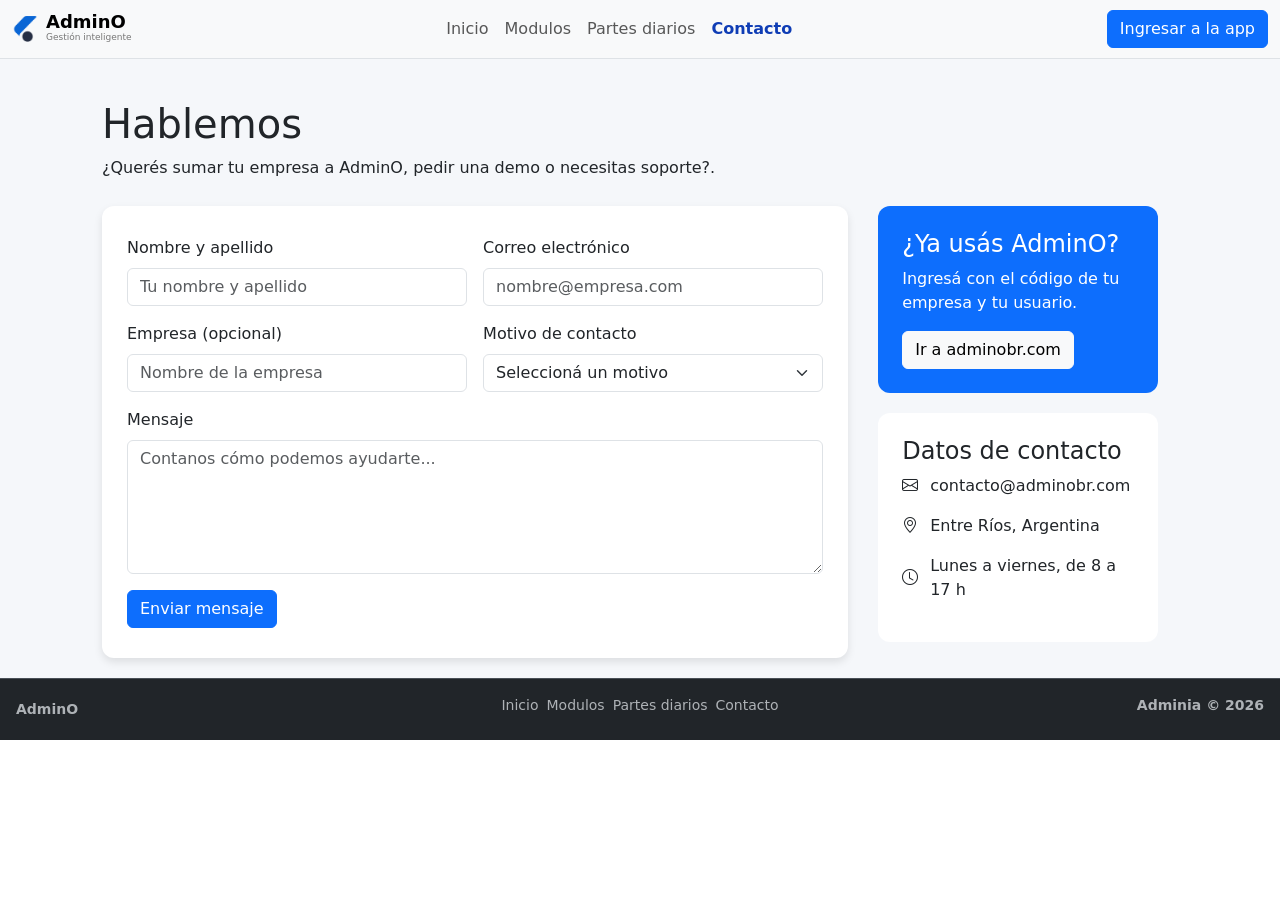
<file: pages/contacto.html>
<!DOCTYPE html>
<html lang="es">

<head>
    <meta charset="UTF-8">
    <meta name="viewport" content="width=device-width, initial-scale=1.0">
    <meta name="description" content="Una página sobre tecnología">
    <meta name="keywords" content="app, android">
    <meta name="author" content="Walter Sebastian Paul">
    <title>AdminO - Contacto</title>
    <link rel="stylesheet" href="../css/contacto.css">
    <link href="../favicon.ico" rel="shortcut icon">
    <link href="https://cdn.jsdelivr.net/npm/bootstrap@5.3.8/dist/css/bootstrap.min.css" rel="stylesheet" integrity="sha384-sRIl4kxILFvY47J16cr9ZwB07vP4J8+LH7qKQnuqkuIAvNWLzeN8tE5YBujZqJLB" crossorigin="anonymous">
    <link rel="stylesheet" href="https://cdn.jsdelivr.net/npm/bootstrap-icons@1.11.3/font/bootstrap-icons.min.css">
</head>

<body>

    <div class="contenedor-principal container-fluid px-0">
        <header>
            <nav class="navbar navbar-expand-lg bg-light border-bottom border-body fixed-top" data-bs-theme="light">
                <div class="container-fluid">
                    <a class="navbar-brand" href="#">
                        <img src="../img/admino_logo.png" alt="Logo AdminObr Menu" width="26" class="d-inline-block align-text-top me-2">
                        <div class="navbar-brand__text">
                            <strong>AdminO</strong>
                            <p>Gestión inteligente</p>
                        </div>
                    </a>
                    <button class="navbar-toggler" type="button" data-bs-toggle="collapse" data-bs-target="#navbarSupportedContent" aria-controls="navbarSupportedContent" aria-expanded="false" aria-label="Toggle navigation"
                    href="https://adminobr.com/" target="_blank">
                    
                    </button>
                    <div class="collapse navbar-collapse" id="navbarSupportedContent">
                        <ul class="navbar-nav mx-auto mb-2 mb-lg-0">
                            <li class="nav-item">
                            <a class="nav-link" aria-current="page" href="index.html">Inicio</a>
                            </li>
                            <li class="nav-item">
                            <a class="nav-link" href="modulos.html">Modulos</a>
                            </li>
                            <li class="nav-item">
                            <a class="nav-link" href="partes_diarios.html">Partes diarios</a>
                            </li>
                            <li class="nav-item">
                            <a class="nav-link active" href="contacto.html">Contacto</a>
                            </li>
                        </ul>
                        
                        <a class="btn btn btn-primary d-lg-inline-block my-2 my-md-0 ms-md-3" href="https://adminobr.com/" target="_blank">Ingresar a la app</a>
                    </div>
                </div>
            </nav>
        </header>


        <main>
            <div class="main__wrapper">
    
                <!-- ================= HERO ================= -->
                <section class="hero">
                    <div class="wrapper hero__wrapper">
                    
                        <div class="hero__form-wrapper">
            
                            <h1 class="hero__title">
                            Hablemos
                            </h1>

                            <p class="hero__text">
                            ¿Querés sumar tu empresa a AdminO, pedir una demo o necesitas soporte?.
                            </p>
                    
                        </div>

                        <div class="hero__form-container">
                            
                            <form>
                                <div class="row g-3">

                                    <!-- Nombre y apellido -->
                                    <div class="col-md-6">
                                        <label for="nombre" class="form-label">Nombre y apellido</label>
                                        <input type="text" class="form-control" id="nombre"
                                            placeholder="Tu nombre y apellido" required>
                                    </div>

                                    <!-- Correo electrónico -->
                                    <div class="col-md-6">
                                        <label for="email" class="form-label">Correo electrónico</label>
                                        <input type="email" class="form-control" id="email"
                                            placeholder="nombre@empresa.com" required>
                                    </div>

                                    <!-- Empresa -->
                                    <div class="col-md-6">
                                        <label for="empresa" class="form-label">Empresa (opcional)</label>
                                        <input type="text" class="form-control" id="empresa"
                                            placeholder="Nombre de la empresa">
                                    </div>

                                    <!-- Motivo -->
                                    <div class="col-md-6">
                                        <label for="motivo" class="form-label">Motivo de contacto</label>
                                        <select class="form-select" id="motivo" required>
                                            <option value="" selected disabled>Seleccioná un motivo</option>
                                            <option value="consulta">Quiero conocer AdminO</option>
                                            <option value="demo">Solicitar una demostración</option>
                                            <option value="soporte">Soporte</option>
                                            <option value="otro">Otro</option>
                                        </select>
                                    </div>

                                    <!-- Mensaje -->
                                    <div class="col-12">
                                        <label for="mensaje" class="form-label">Mensaje</label>
                                        <textarea class="form-control" id="mensaje" rows="5"
                                                placeholder="Contanos cómo podemos ayudarte..."
                                                required></textarea>
                                    </div>

                                    <!-- Botón -->
                                    <div class="col-12">
                                        <button type="submit" class="btn btn-primary">
                                            Enviar mensaje
                                        </button>
                                    </div>

                                </div>
                            </form>

                        </div>

                        
                        <div class="contacto__aside">

                            <div class="contacto__card contacto__card--destacada">
                                <h4>¿Ya usás AdminO?</h4>

                                <p>
                                    Ingresá con el código de tu empresa y tu usuario.
                                </p>

                                <a href="https://adminobr.com/" target="_blank" class="btn btn-light">
                                    Ir a adminobr.com
                                </a>
                            </div>

                            <div class="contacto__card">
                                <h4>Datos de contacto</h4>

                                <div class="contacto__dato">
                                    <i class="bi bi-envelope"></i>
                                    <span>contacto@adminobr.com</span>
                                </div>

                                <div class="contacto__dato">
                                    <i class="bi bi-geo-alt"></i>
                                    <span>Entre Ríos, Argentina</span>
                                </div>

                                <div class="contacto__dato">
                                    <i class="bi bi-clock"></i>
                                    <span>Lunes a viernes, de 8 a 17 h</span>
                                </div>
                            </div>

                        </div>

                    </div>
                </section>

            </div>
        </main>
            
        <footer class="footer p-3 border-top bg-dark" data-bs-theme="dark">
            <div class="footer-col-1">
                <p class="mb-0 fw-bold text-body-secondary">
                    <a href="https://adminobr.com/" target="_blank" class="text-body-secondary">AdminO</a>
                </p>
            </div>

            <div class="footer-col-2">
                <ul class="footer-links list-unstyled d-flex flex-row gap-2 ps-0 mb-2"> 
                    <li class="nav-item"><a href="index.html" class="nav-link text-body-secondary">Inicio</a></li> 
                    <li class="nav-item"><a href="modulos.html" class="nav-link text-body-secondary">Modulos</a></li> 
                    <li class="nav-item"><a href="partes_diarios.html" class="nav-link text-body-secondary">Partes diarios</a></li> 
                    <li class="nav-item"><a href="contacto.html" class="nav-link text-body-secondary">Contacto</a></li> 
                </ul>
            </div>

            <div class="footer-col-3 ps-3">
                <p class="mb-2 fw-bold text-body-secondary">
                    Adminia © 2026
                </p>
            </div>
        </footer>

    </div>

    <script src="https://cdn.jsdelivr.net/npm/bootstrap@5.3.8/dist/js/bootstrap.bundle.min.js" integrity="sha384-FKyoEForCGlyvwx9Hj09JcYn3nv7wiPVlz7YYwJrWVcXK/BmnVDxM+D2scQbITxI" crossorigin="anonymous"></script>

</body>

</html>
</file>
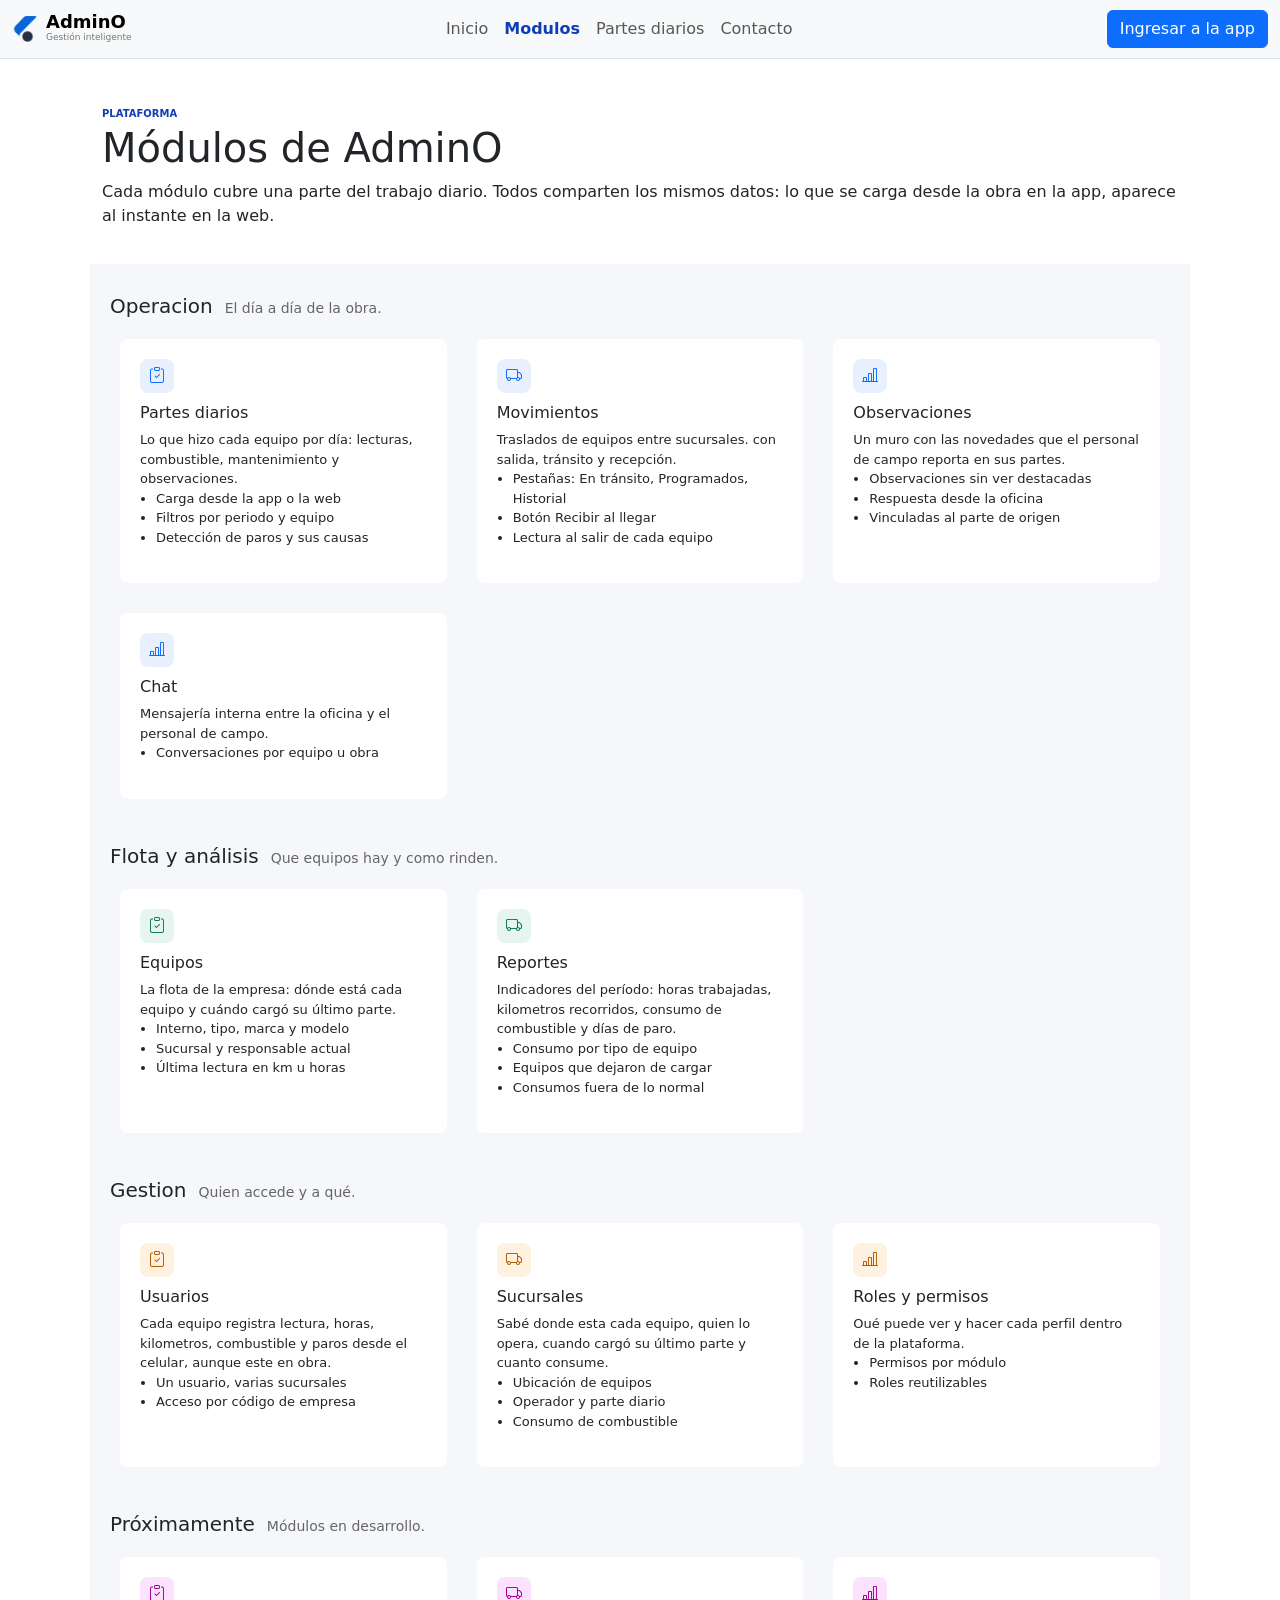
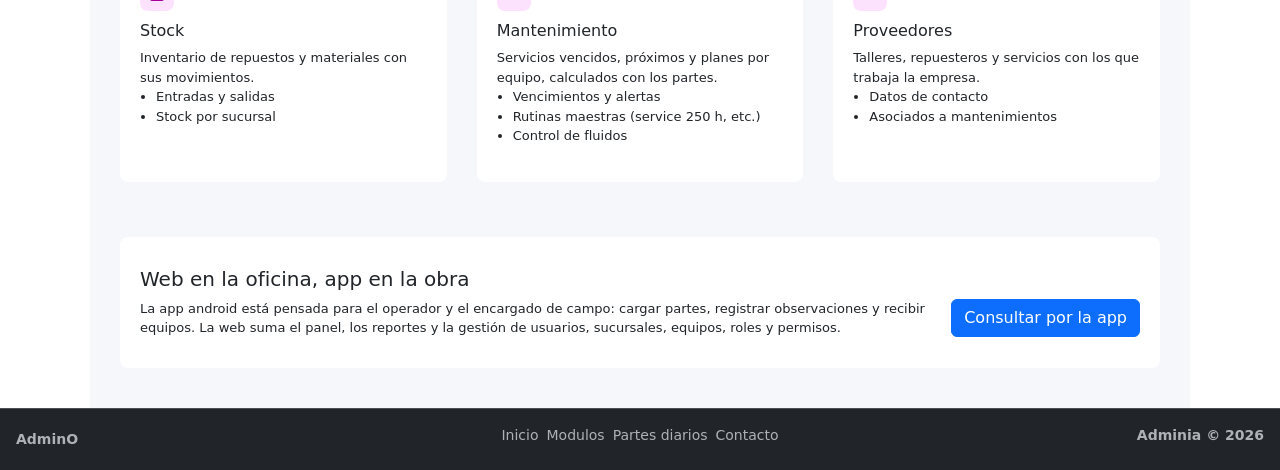
<file: pages/modulos.html>
<!DOCTYPE html>
<html lang="es">

<head>
    <meta charset="UTF-8">
    <meta name="viewport" content="width=device-width, initial-scale=1.0">
    <meta name="description" content="Una página sobre tecnología">
    <meta name="keywords" content="app, android">
    <meta name="author" content="Walter Sebastian Paul">
    <title>AdminO - Modulos</title>
    <link rel="stylesheet" href="../css/modulos.css">
    <link href="../favicon.ico" rel="shortcut icon">
    <link href="https://cdn.jsdelivr.net/npm/bootstrap@5.3.8/dist/css/bootstrap.min.css" rel="stylesheet" integrity="sha384-sRIl4kxILFvY47J16cr9ZwB07vP4J8+LH7qKQnuqkuIAvNWLzeN8tE5YBujZqJLB" crossorigin="anonymous">
    <link rel="stylesheet" href="https://cdn.jsdelivr.net/npm/bootstrap-icons@1.11.3/font/bootstrap-icons.min.css">
</head>

<body>

    <div class="contenedor-principal container-fluid px-0">
        <!-- ================= HEADER ================= -->
        <header>
            <nav class="navbar navbar-expand-lg bg-light border-bottom border-body fixed-top" data-bs-theme="ligth">
                <div class="container-fluid">
                    <a class="navbar-brand" href="#">
                        <img src="../img/admino_logo.png" alt="Logo AdminObr Menu" width="26" class="d-inline-block align-text-top me-2">
                        <div class="navbar-brand__text">
                            <strong>AdminO</strong>
                            <p>Gestión inteligente</p>
                        </div>
                    </a>
                    <button class="navbar-toggler" type="button" data-bs-toggle="collapse" data-bs-target="#navbarSupportedContent" aria-controls="navbarSupportedContent" aria-expanded="false" aria-label="Toggle navigation"
                    href="https://adminobr.com/" target="_blank">
                    
                    </button>
                    <div class="collapse navbar-collapse" id="navbarSupportedContent">
                        <ul class="navbar-nav mx-auto mb-2 mb-lg-0">
                            <li class="nav-item">
                            <a class="nav-link" aria-current="page" href="index.html">Inicio</a>
                            </li>
                            <li class="nav-item">
                            <a class="nav-link active" href="modulos.html">Modulos</a>
                            </li>
                            <li class="nav-item">
                            <a class="nav-link" href="partes_diarios.html">Partes diarios</a>
                            </li>
                            <li class="nav-item">
                            <a class="nav-link" href="contacto.html">Contacto</a>
                            </li>
                        </ul>
                        
                        <a class="btn btn btn-primary d-lg-inline-block my-2 my-md-0 ms-md-3" href="https://adminobr.com/" target="_blank">Ingresar a la app</a>
                    </div>
                </div>
            </nav>
        </header>


        <main>
            <!-- ================= HERO ================= -->
            <section class="hero">
                <div class="wrapper hero__wrapper">
                    <div>
                        <span class="hero__label">
                            PLATAFORMA
                        </span>

                        <h1 class="hero__title">
                        Módulos de AdminO</span>
                        </h1>

                        <p class="hero__text">
                        Cada módulo cubre una parte del trabajo diario. Todos comparten los mismos datos: lo que se carga desde la obra en la app, aparece al instante en la web.
                        </p>
                    </div>
                </div>
            </section>

            <!-- ================= MODULOS ================= -->
            <section class="modulos">
                <div class="wrapper modulos__wrapper">
                    <div class="modulos__category mb-8">

                        <div class="modulos__category-header">
                            <h5 class="modulos__category-title">
                            Operacion
                            </h5>

                            <p class="modulos__category-text">
                            El día a día de la obra.
                            </p>

                        </div>
                        <div class="modulos__cards">
                            <div class="modulos__card">
                                <span class="modulos__icon-box operacion">
                                    <i class="bi bi-clipboard-check"></i>
                                </span>
                                <h6 class="modulos__title">Partes diarios</h6>
                                <p class="modulos__text">Lo que hizo cada equipo por día: lecturas, combustible, mantenimiento y observaciones.</p>
                            
                                <ul class="modulos__list ps-3">
                                    <li class="modulos__list-item">Carga desde la app o la web</li>
                                    <li class="modulos__list-item">Filtros por periodo y equipo</li>
                                    <li class="modulos__list-item">Detección de paros y sus causas</li>
                            </div>

                            <div class="modulos__card">
                                <span class="modulos__icon-box operacion">
                                    <i class="bi bi-truck"></i>
                                </span>
                                <h6 class="modulos__title">Movimientos</h6>
                                <p class="modulos__text">Traslados de equipos entre sucursales. con salida, tránsito y recepción.</p>
                            
                                <ul class="modulos__list ps-3">
                                    <li class="modulos__list-item">Pestañas: En tránsito, Programados, Historial</li>
                                    <li class="modulos__list-item">Botón Recibir al llegar</li>
                                    <li class="modulos__list-item">Lectura al salir de cada equipo</li>
                                </ul>   
                            </div>
                            <div class="modulos__card">
                                <span class="modulos__icon-box operacion">
                                    <i class="bi bi-bar-chart-line"></i>
                                </span>
                                <h6 class="modulos__title">Observaciones</h6>
                                <p class="modulos__text">Un muro con las novedades que el personal de campo reporta en sus partes.</p>
                            
                                <ul class="modulos__list ps-3">
                                    <li class="modulos__list-item">Observaciones sin ver destacadas</li>
                                    <li class="modulos__list-item">Respuesta desde la oficina</li>
                                    <li class="modulos__list-item">Vinculadas al parte de origen</li>
                                </ul>
                            </div>
                            <div class="modulos__card">
                                <span class="modulos__icon-box operacion">
                                    <i class="bi bi-bar-chart-line"></i>
                                </span>
                                <h6 class="modulos__title">Chat</h6>
                                <p class="modulos__text">Mensajería interna entre la oficina y el personal de campo.</p>
                            
                                <ul class="modulos__list ps-3">
                                    <li class="modulos__list-item">Conversaciones por equipo u obra</li>
                                </ul>
                            </div>
                        </div>

                        <div class="modulos__category-header">
                            <h5 class="modulos__category-title">
                            Flota y análisis
                            </h5>

                            <p class="modulos__category-text">
                            Que equipos hay y como rinden.
                            </p>

                        </div>
                        <div class="modulos__cards">
                            <div class="modulos__card">
                                <span class="modulos__icon-box flotaYAnalisis">
                                    <i class="bi bi-clipboard-check"></i>
                                </span>
                                <h6 class="modulos__title">Equipos</h6>
                                <p class="modulos__text">La flota de la empresa: dónde está cada equipo y cuándo cargó su último parte.</p>
                            
                                <ul class="modulos__list ps-3">
                                    <li class="modulos__list-item">Interno, tipo, marca y modelo</li>
                                    <li class="modulos__list-item">Sucursal y responsable actual</li>
                                    <li class="modulos__list-item">Última lectura en km u horas</li>
                            </div>

                            <div class="modulos__card">
                                <span class="modulos__icon-box flotaYAnalisis">
                                    <i class="bi bi-truck"></i>
                                </span>
                                <h6 class="modulos__title">Reportes</h6>
                                <p class="modulos__text">Indicadores del período: horas trabajadas, kilometros recorridos, consumo de combustible y días de paro.</p>
                            
                                <ul class="modulos__list ps-3">
                                    <li class="modulos__list-item">Consumo por tipo de equipo</li>
                                    <li class="modulos__list-item">Equipos que dejaron de cargar</li>
                                    <li class="modulos__list-item">Consumos fuera de lo normal</li>
                                </ul>   
                            </div>
                        </div>

                        <div class="modulos__category-header">
                            <h5 class="modulos__category-title">
                            Gestion
                            </h5>

                            <p class="modulos__category-text">
                            Quien accede y a qué.
                            </p>

                        </div>
                        <div class="modulos__cards">
                            <div class="modulos__card">
                                <span class="modulos__icon-box gestion">
                                    <i class="bi bi-clipboard-check"></i>
                                </span>
                                <h6 class="modulos__title">Usuarios</h6>
                                <p class="modulos__text">Cada equipo registra lectura, horas, kilometros, combustible y paros desde el celular, aunque este en obra.</p>
                            
                                <ul class="modulos__list ps-3">
                                    <li class="modulos__list-item">Un usuario, varias sucursales</li>
                                    <li class="modulos__list-item">Acceso por código de empresa</li>
                            </div>

                            <div class="modulos__card">
                                <span class="modulos__icon-box gestion">
                                    <i class="bi bi-truck"></i>
                                </span>
                                <h6 class="modulos__title">Sucursales</h6>
                                <p class="modulos__text">Sabé donde esta cada equipo, quien lo opera, cuando cargó su último parte y cuanto consume.</p>
                            
                                <ul class="modulos__list ps-3">
                                    <li class="modulos__list-item">Ubicación de equipos</li>
                                    <li class="modulos__list-item">Operador y parte diario</li>
                                    <li class="modulos__list-item">Consumo de combustible</li>
                                </ul>   
                            </div>
                            <div class="modulos__card">
                                <span class="modulos__icon-box gestion">
                                    <i class="bi bi-bar-chart-line"></i>
                                </span>
                                <h6 class="modulos__title">Roles y permisos</h6>
                                <p class="modulos__text">Oué puede ver y hacer cada perfil dentro de la plataforma.</p>
                            
                                <ul class="modulos__list ps-3">
                                    <li class="modulos__list-item">Permisos por módulo</li>
                                    <li class="modulos__list-item">Roles reutilizables</li>
                                </ul>
                            </div>
                        </div>

                        <div class="modulos__category-header">
                            <h5 class="modulos__category-title">
                            Próximamente
                            </h5>

                            <p class="modulos__category-text">
                            Módulos en desarrollo.
                            </p>

                        </div>
                        <div class="modulos__cards">
                            <div class="modulos__card">
                                <span class="modulos__icon-box proximamente">
                                    <i class="bi bi-clipboard-check"></i>
                                </span>
                                <h6 class="modulos__title">Stock</h6>
                                <p class="modulos__text">Inventario de repuestos y materiales con sus movimientos.</p>
                            
                                <ul class="modulos__list ps-3">
                                    <li class="modulos__list-item">Entradas y salidas</li>
                                    <li class="modulos__list-item">Stock por sucursal</li>
                            </div>

                            <div class="modulos__card">
                                <span class="modulos__icon-box proximamente">
                                    <i class="bi bi-truck"></i>
                                </span>
                                <h6 class="modulos__title">Mantenimiento</h6>
                                <p class="modulos__text">Servicios vencidos, próximos y planes por equipo, calculados con los partes.</p>
                            
                                <ul class="modulos__list ps-3">
                                    <li class="modulos__list-item">Vencimientos y alertas</li>
                                    <li class="modulos__list-item">Rutinas maestras (service 250 h, etc.)</li>
                                    <li class="modulos__list-item">Control de fluidos</li>
                                </ul>   
                            </div>
                            <div class="modulos__card">
                                <span class="modulos__icon-box proximamente">
                                    <i class="bi bi-bar-chart-line"></i>
                                </span>
                                <h6 class="modulos__title">Proveedores</h6>
                                <p class="modulos__text">Talleres, repuesteros y servicios con los que trabaja la empresa.</p>
                            
                                <ul class="modulos__list ps-3">
                                    <li class="modulos__list-item">Datos de contacto</li>
                                    <li class="modulos__list-item">Asociados a mantenimientos</li>
                                </ul>
                            </div>
                        </div>

                        <div class="modulos__contact">
                            <h5 class="modulos__title">Web en la oficina, app en la obra</h5>
                            <div class="modulos__contact-content">
                                <p class="modulos__text">
                                    La app android está pensada para el operador y el encargado
                                    de campo: cargar partes, registrar observaciones y recibir equipos.
                                    La web suma el panel, los reportes y la gestión de usuarios,
                                    sucursales, equipos, roles y permisos.
                                </p>

                                <a class="btn btn-primary" href="https://adminobr.com/" target="_blank">
                                    Consultar por la app
                                </a>
                            </div>
                        </div>
                </div>
            </section>
        </main>
            
        <footer class="footer p-3 border-top bg-dark" data-bs-theme="dark">
            <div class="footer-col-1">
                <p class="mb-0 fw-bold text-body-secondary">
                    <a href="https://adminobr.com/" target="_blank" class="text-body-secondary">AdminO</a>
                </p>
            </div>

            <div class="footer-col-2">
                <ul class="footer-links list-unstyled d-flex flex-row gap-2 ps-0 mb-2"> 
                    <li class="nav-item"><a href="index.html" class="nav-link text-body-secondary">Inicio</a></li> 
                    <li class="nav-item"><a href="modulos.html" class="nav-link text-body-secondary">Modulos</a></li> 
                    <li class="nav-item"><a href="partes_diarios.html" class="nav-link text-body-secondary">Partes diarios</a></li> 
                    <li class="nav-item"><a href="contacto.html" class="nav-link text-body-secondary">Contacto</a></li> 
                </ul>
            </div>

            <div class="footer-col-3 ps-3">
                <p class="mb-2 fw-bold text-body-secondary">
                    Adminia</a> © 2026
                </p>
            </div>
        </footer>

    </div>

    <script src="https://cdn.jsdelivr.net/npm/bootstrap@5.3.8/dist/js/bootstrap.bundle.min.js" integrity="sha384-FKyoEForCGlyvwx9Hj09JcYn3nv7wiPVlz7YYwJrWVcXK/BmnVDxM+D2scQbITxI" crossorigin="anonymous"></script>

</body>

</html>
</file>
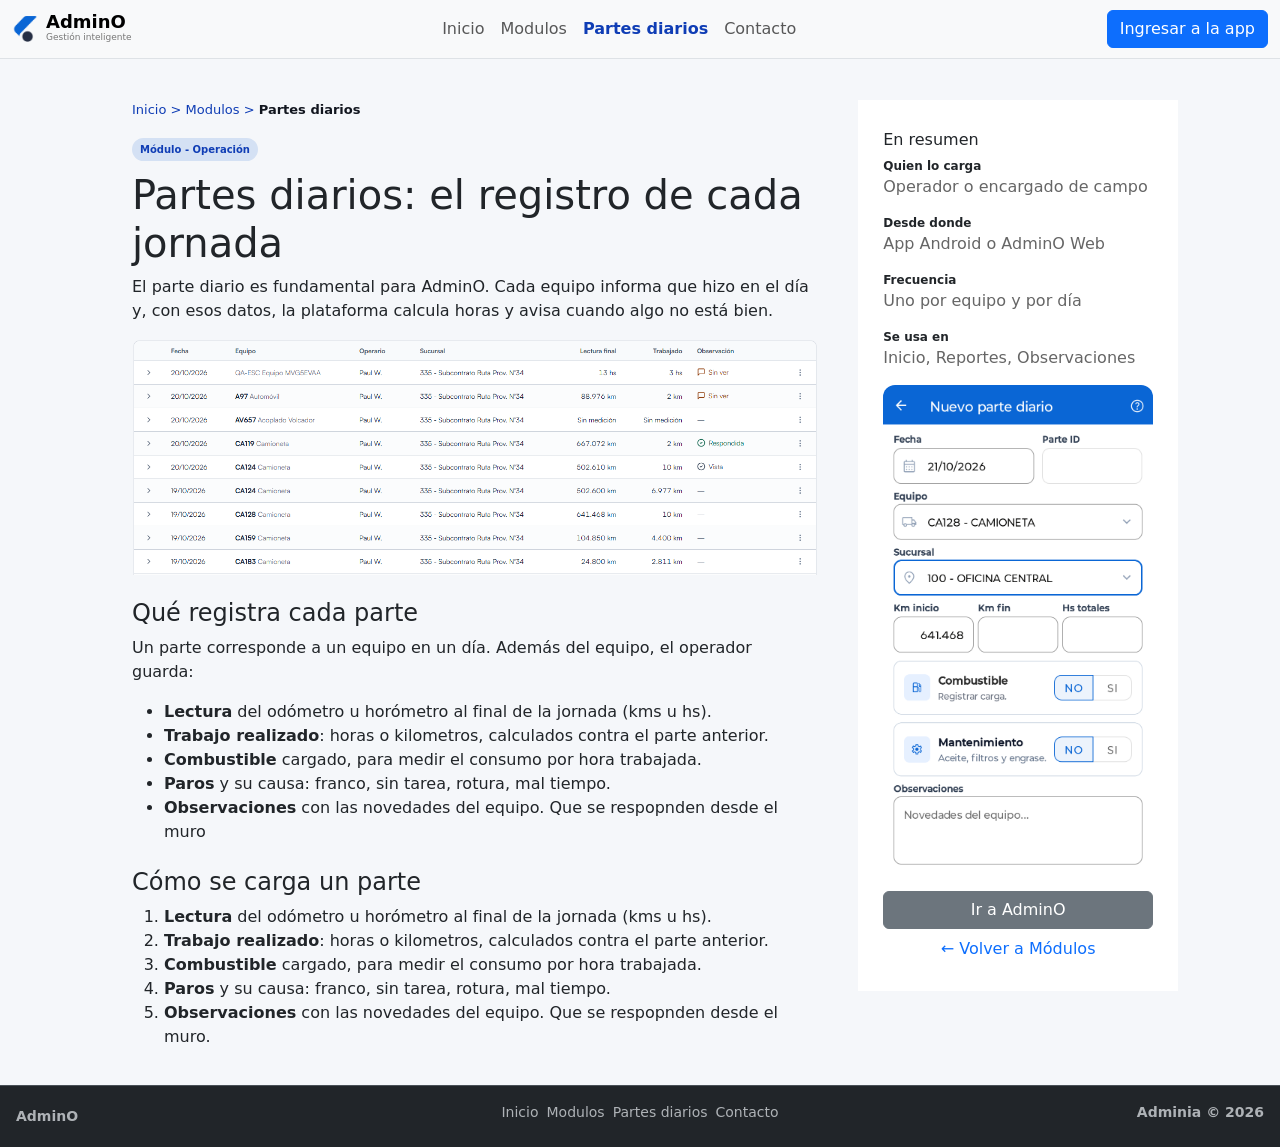
<file: pages/partes_diarios.html>
<!DOCTYPE html>
<html lang="es">

<head>
    <meta charset="UTF-8">
    <meta name="viewport" content="width=device-width, initial-scale=1.0">
    <meta name="description" content="Una página sobre tecnología">
    <meta name="keywords" content="app, android">
    <meta name="author" content="Walter Sebastian Paul">
    <title>AdminO - Partes Diarios</title>
    <link rel="stylesheet" href="../css/partes_diarios.css">
    <link href="../favicon.ico" rel="shortcut icon">
    <link href="https://cdn.jsdelivr.net/npm/bootstrap@5.3.8/dist/css/bootstrap.min.css" rel="stylesheet" integrity="sha384-sRIl4kxILFvY47J16cr9ZwB07vP4J8+LH7qKQnuqkuIAvNWLzeN8tE5YBujZqJLB" crossorigin="anonymous">
    <link rel="stylesheet" href="https://cdn.jsdelivr.net/npm/bootstrap-icons@1.11.3/font/bootstrap-icons.min.css">
</head>

<body>

    <div class="contenedor-principal container-fluid px-0">
        <header>
            <nav class="navbar navbar-expand-lg bg-light border-bottom border-body fixed-top" data-bs-theme="light">
                <div class="container-fluid">
                    <a class="navbar-brand" href="#">
                        <img src="../img/admino_logo.png" alt="Logo AdminObr Menu" width="26" class="d-inline-block align-text-top me-2">
                        <div class="navbar-brand__text">
                            <strong>AdminO</strong>
                            <p>Gestión inteligente</p>
                        </div>
                    </a>
                    <button class="navbar-toggler" type="button" data-bs-toggle="collapse" data-bs-target="#navbarSupportedContent" aria-controls="navbarSupportedContent" aria-expanded="false" aria-label="Toggle navigation"
                    href="https://adminobr.com/" target="_blank">
                    
                    </button>
                    <div class="collapse navbar-collapse" id="navbarSupportedContent">
                        <ul class="navbar-nav mx-auto mb-2 mb-lg-0">
                            <li class="nav-item">
                            <a class="nav-link" aria-current="page" href="index.html">Inicio</a>
                            </li>
                            <li class="nav-item">
                            <a class="nav-link" href="modulos.html">Modulos</a>
                            </li>
                            <li class="nav-item">
                            <a class="nav-link active" href="partes_diarios.html">Partes diarios</a>
                            </li>
                            <li class="nav-item">
                            <a class="nav-link" href="contacto.html">Contacto</a>
                            </li>
                        </ul>
                        
                        <a class="btn btn btn-primary d-lg-inline-block my-2 my-md-0 ms-md-3" href="https://adminobr.com/" target="_blank">Ingresar a la app</a>
                    </div>
                </div>
            </nav>
        </header>


        <main>
            <div class="main__wrapper">
    
                <!-- ================= HERO ================= -->
                <section class="hero">
                    <div class="wrapper hero__wrapper">
                    
                        <div class="hero__content">
                            <p class="hero__breadcrumbs">
                                Inicio > Modulos > <span class="hero__breadcrumb">Partes diarios</span>
                            </p>
                            
                            <span class="hero__label">
                                Módulo - Operación
                            </span>

                            <h1 class="hero__title">
                            Partes diarios: <span class="hero__highlight">el registro de cada jornada</span>
                            </h1>

                            <p class="hero__text">
                            El parte diario es fundamental para AdminO. Cada equipo informa que hizo en el día y, con esos datos, la plataforma calcula horas y avisa cuando algo no está bien.
                            </p>

                            <img src="../img/admino_partes.png" alt="Imagen de la app AdminO" class="hero__img-partes">

                            <div class="descripcion mt-4">
                                <h4>Qué registra cada parte</h4>
                                <p>Un parte corresponde a un equipo en un día. Además del equipo, el operador guarda:</p>
                                <ul>
                                    <li><strong>Lectura</strong> del odómetro u horómetro al final de la jornada (kms u hs).</li>
                                    <li><strong>Trabajo realizado</strong>: horas o kilometros, calculados contra el parte anterior.</li>
                                    <li><strong>Combustible</strong> cargado, para medir el consumo por hora trabajada.</li>
                                    <li><strong>Paros</strong> y su causa: franco, sin tarea, rotura, mal tiempo.</li>
                                    <li><strong>Observaciones</strong> con las novedades del equipo. Que se respopnden desde el muro</li>
                                </ul>
                            </div>
                            
                            <div class="instructivo mt-4">
                                <h4 class="mb-2">Cómo se carga un parte</h4>
                                <ol>
                                    <li><strong>Lectura</strong> del odómetro u horómetro al final de la jornada (kms u hs).</li>
                                    <li><strong>Trabajo realizado</strong>: horas o kilometros, calculados contra el parte anterior.</li>
                                    <li><strong>Combustible</strong> cargado, para medir el consumo por hora trabajada.</li>
                                    <li><strong>Paros</strong> y su causa: franco, sin tarea, rotura, mal tiempo.</li>
                                    <li><strong>Observaciones</strong> con las novedades del equipo. Que se respopnden desde el muro.</li>
                                </ol>
                            </div>
                    
                        </div>

                        <div class="hero__resumen">
                            <div class="resumen__cards">
                                <div class="resumen__card">
                   
                                    <h6 class="resumen__card-title">En resumen</h6>

                                    <p class="resumen__title">Quien lo carga</p>
                                    <p class="resumen__text">Operador o encargado de campo</p>
                            
                                    <p class="resumen__title">Desde donde</p>
                                    <p class="resumen__text">App Android o AdminO Web</p>

                                    <p class="resumen__title">Frecuencia</p>
                                    <p class="resumen__text">Uno por equipo y por día</p>

                                    <p class="resumen__title">Se usa en</p>
                                    <p class="resumen__text">Inicio, Reportes, Observaciones</p>

                                    <!-- Imagen debajo del texto -->
                                    <img src="../img/app_admino_partes.png"
                                        alt="Pantalla de partes diarios de AdminO"
                                        class="resumen__image">

                                    <!-- Botón -->
                                    <a href="adminobr.com" class="btn btn-secondary d-block w-100 mt-3" target="_blank">
                                        Ir a AdminO
                                    </a>

                                    <!-- Enlace debajo del botón -->
                                    <a href="modulos.html" class="resumen__back d-block w-100 mt-2 text-center text-decoration-none">
                                        &larr; Volver a Módulos
                                    </a>
                                </div>
                            </div>

                        </div>
                    </div>
                </section>

            </div>
        </main>
            
        <footer class="footer p-3 border-top bg-dark" data-bs-theme="dark">
            <div class="footer-col-1">
                <p class="mb-0 fw-bold text-body-secondary">
                    <a href="https://adminobr.com/" target="_blank" class="text-body-secondary">AdminO</a>
                </p>
            </div>

            <div class="footer-col-2">
                <ul class="footer-links list-unstyled d-flex flex-row gap-2 ps-0 mb-2"> 
                    <li class="nav-item"><a href="index.html" class="nav-link text-body-secondary">Inicio</a></li> 
                    <li class="nav-item"><a href="modulos.html" class="nav-link text-body-secondary">Modulos</a></li> 
                    <li class="nav-item"><a href="partes_diarios.html" class="nav-link text-body-secondary">Partes diarios</a></li> 
                    <li class="nav-item"><a href="contacto.html" class="nav-link text-body-secondary">Contacto</a></li> 
                </ul>
            </div>

            <div class="footer-col-3 ps-3">
                <p class="mb-2 fw-bold text-body-secondary">
                    Adminia © 2026
                </p>
            </div>
        </footer>

    </div>

    <script src="https://cdn.jsdelivr.net/npm/bootstrap@5.3.8/dist/js/bootstrap.bundle.min.js" integrity="sha384-FKyoEForCGlyvwx9Hj09JcYn3nv7wiPVlz7YYwJrWVcXK/BmnVDxM+D2scQbITxI" crossorigin="anonymous"></script>

</body>

</html>
</file>
<file: css/index.css>
/* =========================================================
  VARIABLES
========================================================= */
:root {
  --color-blue: #0F3DB5;
  --color-light_bg: #D4E1F4;
  --color-orange: #F2683C;
  --color-black: #12161F;
  --color-light: #F4F7FE;
  --color-gray: #948E9B;
  --color-white: #FFFFFF;
  --color-border: #DDE3F3;

  --font-main: "Poppins", Arial, sans-serif;

  --max-width: 1100px;
  --radius: 8px;
  --space-section: 80px;
}


/* =========================================================
  RESET BÁSICO
========================================================= */
* {
  margin: 0;
  padding: 0;
  box-sizing: border-box;
}

body {
  padding-top: 80px;
  font-family: var(--font-main);
  color: var(--color-black);
  background-color: var(--color-white);
  line-height: 1.5;
}

.navbar-brand {
    display: flex;
    align-items: center;
}

.navbar-brand__text p {
    margin: 0;
    font-size: 9px;
    color: #777;
}

.navbar-brand__text strong {
    display: block;
    font-size: 18px;
    line-height: 1;
    font-weight: 600;
}

.nav-link.active {
    font-weight: 600;
    color: var(--color-blue) !important;
}

.wrapper {
  width: 95%;
  max-width: var(--max-width);
  margin: 0 auto;
}

.hero__wrapper {
  display: flex;
  align-items: center;
  justify-content: space-between;
  gap: 10px;
  padding: 20px 12px;
}

.hero__wrapper > div {
    flex: 1;
    min-width: 0;
}

.hero__label {
    display: inline-block;
    font-size: 10px;
    font-weight: 600;
    color: var(--color-blue);
    background-color: var(--color-light_bg);
    padding: 4px 8px;
    border-radius: 14px;
    margin-bottom: 10px;

}

.hero__image {
    display: flex;
    justify-content: flex-end;
}

.hero__img {
    max-width: 90%;
    height: auto;
}

.resolve__wrapper {
    display: flex;
    flex-direction: column;
    background-color: #f5f7fa;
    gap: 10px;
    padding: 30px 12px;
}

.resolve__text-box {
    flex: 1;
    min-width: 0;
    margin: 10px;
}

.resolve__text-box > p {
    font-size: 13px;
}

.resolve__card > p {
    font-size: 13px;
}

.resolve__cards {
    display: flex;
    gap: 5px;
    flex-wrap: wrap;
}

.resolve__card {
    flex: 1;
    min-width: 0;
    padding: 20px;
    margin: 10px;
    border-radius: 8px;
    background-color: #fff;
}

.resolve__icon-box {
    display: flex;
    align-items: center;
    justify-content: center;
    width: 34px;
    height: 34px;
    background-color: #e8f0fe;
    border-radius: 8px;
    color: #0d6efd;
    font-size: 16px;
    margin-bottom: 10px;
}

.resolve__icon-box.partes {
    background-color: #e8f0fe;
    color: #0d6efd;
}

.resolve__icon-box.flota {
    background-color: #fff1e0;
    color: #b85c00;
}

.resolve__icon-box.reportes {
    background-color: #e6f5ef;
    color: #147a52;
}


/* TESTIMONIALES */
.testimonials__wrapper {
    display: flex;
    flex-direction: column;
    background-color: #eaf1fb;
    text-align: center;
    justify-content: space-between;
    gap: 10px;
    padding: 30px 12px;
}

.testimonials__cards {
    display: flex;
    gap: 5px;
    flex-wrap: wrap;
}

.testimonials__card {
    flex: 1;
    min-width: 0;
    padding: 20px;
    margin: 10px;
    border-radius: 8px;
    background-color: #fff;
}

.testimonials__icon-box {
    display: flex;
    align-items: start;
    font-size: 24px;
}

.testimonials__text {
    font-size: 13px;
    /*margin-bottom: 10px;*/
}

.testimonials__name {
    font-size: 12px;
    font-weight: bold;
}

.testimonials__role {
    font-size: 12px;
    color: #666;
}

.testimonials__card {
    flex: 1;
    min-width: 0;
    padding: 20px;
    margin: 10px;
    border-radius: 8px;
    background-color: #fff;
}

.banner_contact__wrapper {
    display: flex;
    background-color: #f1f6fc;
    text-align: center;
    gap: 10px;
    padding: 30px 12px;
}

.banner__contact {
    padding: 20px;
    margin: 10px;
    width: 100%;
    border-radius: 8px;
    background-color: #0e2c60;
}

.banner__title {
    font-size: 1.2rem;
    font-weight: 600;
    margin-bottom: 10px;
    text-align: left;
    color: var(--color-white);
}

.banner__contact p {
    font-size: 13px;
    text-align: left;
    color: var(--color-white);
}

.banner__contact a {
    text-decoration: none;
    color: var(--color-blue);
    font-weight: 600;
}

.banner__contact-content {
    display: flex;
    align-items: center;
    justify-content: space-between;
    gap: 24px;
}

.banner__contact-content {
    font-size: 13px;
}

.footer {
    display: grid;
    grid-template-columns: 6fr 1.5fr 2.5fr;
    gap: 10px;
}

.footer-copy {
    grid-column: 1 / -1;
    text-align: center;
    margin-bottom: 0;
    padding-top: 15px;
    border-top: 1px solid #444;
}

.footer-copy a {
    text-decoration: none;
}

.footer-col-1 a {
    text-decoration: none;
}

/* =========================================================
  UTILIDADES / COMPONENTES COMUNES
========================================================= */
.wrapper {
  width: 90%;
  max-width: var(--max-width);
  margin: 0 auto;
}
</file>
<file: css/contacto.css>
/* =========================================================
  VARIABLES
========================================================= */
:root {
  --color-blue: #0F3DB5;
  --color-light_bg: #D4E1F4;
  --color-orange: #F2683C;
  --color-black: #12161F;
  --color-light: #F4F7FE;
  --color-gray: #948E9B;
  --color-white: #FFFFFF;
  --color-border: #DDE3F3;

  --font-main: "Poppins", Arial, sans-serif;

  --max-width: 1100px;
  --radius: 8px;
  --space-section: 80px;
}


/* =========================================================
  RESET BÁSICO
========================================================= */
* {
  margin: 0;
  padding: 0;
  box-sizing: border-box;
}

body {
  /*padding-top: 80px;*/
  font-family: var(--font-main);
  color: var(--color-black);
  background-color: var(--color-white);
  line-height: 1.5;
}

.navbar-brand {
    display: flex;
    align-items: center;
}

.navbar-brand__text p {
    margin: 0;
    font-size: 9px;
    color: #777;
}

.navbar-brand__text strong {
    display: block;
    font-size: 18px;
    line-height: 1;
    font-weight: 600;
}

.nav-link.active {
    font-weight: 600;
    color: var(--color-blue) !important;
}

.wrapper {
  width: 95%;
  max-width: var(--max-width);
  margin: 0 auto;
}

.main__wrapper {
    background-color: #f5f7fa;
    padding-top: 80px;
}

.hero__form-wrapper {
    grid-column: 1 / -1;
}

.hero__form-container {
    background-color: #fff;
    padding: 30px 25px;
    border-radius: 12px;
    box-shadow: 0px 4px 8px rgba(0, 0, 0, 0.1);
}

.contacto__aside {
    display: flex;
    flex-direction: column;
    padding: 0px 20px;
    gap: 20px;
}

.contacto__card {
    padding: 24px;
    border-radius: 12px;
    background-color: #fff;
}

.contacto__card--destacada {
    background-color: #0d6efd;
    color: #fff;
}

.contacto__dato {
    display: flex;
    align-items: center;
    gap: 12px;
    margin-bottom: 16px;
}

.hero__wrapper {
  display: grid;
  grid-template-columns: 7fr 3fr;
  gap: 10px;
  padding: 20px 12px;
}

.hero__breadcrumbs {
    font-size: 13px;
    color: #0F3DB5;
}

.hero__breadcrumb {
    color: #12161F;
    font-weight: 600;
}

.hero__wrapper > div {
    flex: 1;
    min-width: 0;
}

.hero__label {
    display: inline-block;
    font-size: 10px;
    font-weight: 600;
    color: var(--color-blue);
    background-color: var(--color-light_bg);
    padding: 4px 8px;
    border-radius: 14px;
    margin-bottom: 10px;

}

.hero__content {
    /*display: flex;
    flex-direction: column;
    justify-content: center;*/
    padding: 0px 30px;
}

.hero__image {
    display: flex;
    justify-content: flex-end;
}

.hero__img-partes {
    max-width: 100%;
    height: auto;
}

.resumen__cards {
    background-color: #fff;
    padding: 30px 25px;
}

resumen__card {
    display: block;
    
}

.resumen__title {
    font-size: 12px;
    font-weight: 600;
    margin-bottom: 0px;
}

.resumen__text {
    font-size: 16px;
    color: #666;
    margin-bottom: 15px;
}

.resumen__image {
    width: 100%;
    height: auto;
    border-radius: 12px;
}

.footer {
    display: grid;
    grid-template-columns: 1fr auto 1fr;
    align-items: center;
    font-size: 14px;
}

.footer-col-1 {
    justify-self: start;
    
}

.footer-col-2 {
    justify-self: center;
}

.footer-col-3 {
    justify-self: end;
}

.footer-copy {
    grid-column: 1 / -1;
    text-align: center;
    margin-bottom: 0;
    padding-top: 15px;
    border-top: 1px solid #444;
}

.footer-copy a {
    text-decoration: none;
}

.footer-col-1 a {
    text-decoration: none;
}

/* =========================================================
  UTILIDADES / COMPONENTES COMUNES
========================================================= */
.wrapper {
  width: 90%;
  max-width: var(--max-width);
  margin: 0 auto;
}
</file>
<file: css/modulos.css>
/* =========================================================
  VARIABLES
========================================================= */
:root {
  --color-blue: #0F3DB5;
  --color-light_bg: #D4E1F4;
  --color-orange: #F2683C;
  --color-black: #12161F;
  --color-light: #F4F7FE;
  --color-gray: #948E9B;
  --color-white: #FFFFFF;
  --color-border: #DDE3F3;

  --font-main: "Poppins", Arial, sans-serif;

  --max-width: 1100px;
  --radius: 8px;
  --space-section: 80px;
}


/* =========================================================
  RESET BÁSICO
========================================================= */
* {
  margin: 0;
  padding: 0;
  box-sizing: border-box;
}

body {
  padding-top: 80px;
  font-family: var(--font-main);
  color: var(--color-black);
  background-color: var(--color-white);
  line-height: 1.5;
}

.navbar-brand {
    display: flex;
    align-items: center;
}

.navbar-brand__text p {
    margin: 0;
    font-size: 9px;
    color: #777;
}

.navbar-brand__text strong {
    display: block;
    font-size: 18px;
    line-height: 1;
    font-weight: 600;
}

.nav-link.active {
    font-weight: 600;
    color: var(--color-blue) !important;
}

.wrapper {
  width: 95%;
  max-width: var(--max-width);
  margin: 0 auto;
}

.hero__wrapper {
  display: flex;
  align-items: center;
  justify-content: space-between;
  gap: 10px;
  padding: 20px 12px;
}

.hero__wrapper > div {
    flex: 1;
    min-width: 0;
}

.hero__label {
    display: inline-block;
    font-size: 10px;
    font-weight: 600;
    color: var(--color-blue);
}

.modulos__icon-box.operacion {
    background-color: #e8f0fe;
    color: #0d6efd;
}

.modulos__icon-box.flotaYAnalisis {
    background-color: #e6f5ef;
    color: #147a52;
}

.modulos__icon-box.gestion {
    background-color: #fff1e0;
    color: #b85c00;
}

.modulos__icon-box.proximamente {
    background-color: #fce2fd;
    color: #a6009c;
}

.modulos__category {
    display: flex;
    flex-direction: column;
    background-color: #f5f7fa;
    gap: 10px;
    padding: 30px 20px;
}

.modulos__category-header {
    display: flex;
    flex-direction: row;
    align-items: baseline;
    gap: 12px;
}

.modulos__category-title,
.modulos__category-text {
    margin: 0;
}

.modulos__category-text {
    font-size: 14px;
    color: #666;
}

.modulos__card > p, .modulos__list-item {
    font-size: 13px;
}

.modulos__cards {
    display: grid;
    grid-template-columns: 3fr 3fr 3fr;
    gap: 10px;
    /*flex-wrap: wrap;*/
    margin-bottom: 25px;
}

.modulos__card {
    flex: 1;
    min-width: 0;
    padding: 20px;
    margin: 10px;
    border-radius: 8px;
    background-color: #fff;
}

.modulos__icon-box {
    display: flex;
    align-items: center;
    justify-content: center;
    width: 34px;
    height: 34px;
    background-color: #e8f0fe;
    border-radius: 8px;
    color: #0d6efd;
    font-size: 16px;
    margin-bottom: 10px;
}

.modulos__contact {
    padding: 30px 20px;
    margin: 10px;
    border-radius: 8px;
    background-color: #fff;
}

.modulos__contact-content {
    display: flex;
    align-items: center;
    gap: 24px;
}

.modulos__text {
    flex: 1;
    margin-bottom: 0;
}

.modulos__icon-box.partes {
    background-color: #e8f0fe;
    color: #0d6efd;
}

.modulos__icon-box.flota {
    background-color: #fff1e0;
    color: #b85c00;
}

.modulos__icon-box.reportes {
    background-color: #e6f5ef;
    color: #147a52;
}

.modulos__contact-content > p {
    font-size: 13px;
}

.footer {
    display: grid;
    grid-template-columns: 1fr auto 1fr;
    align-items: center;
    font-size: 14px;
}

.footer-col-1 {
    justify-self: start;
    
}

.footer-col-2 {
    justify-self: center;
}

.footer-col-3 {
    justify-self: end;
}

.footer-copy {
    grid-column: 1 / -1;
    text-align: center;
    margin-bottom: 0;
    padding-top: 15px;
    border-top: 1px solid #444;
}

.footer-copy a {
    text-decoration: none;
}

.footer-col-1 a {
    text-decoration: none;
}

/* =========================================================
UTILIDADES / COMPONENTES COMUNES
========================================================= */
.wrapper {
    width: 90%;
    max-width: var(--max-width);
    margin: 0 auto;
}
</file>
<file: css/partes_diarios.css>
/* =========================================================
  VARIABLES
========================================================= */
:root {
  --color-blue: #0F3DB5;
  --color-light_bg: #D4E1F4;
  --color-orange: #F2683C;
  --color-black: #12161F;
  --color-light: #F4F7FE;
  --color-gray: #948E9B;
  --color-white: #FFFFFF;
  --color-border: #DDE3F3;

  --font-main: "Poppins", Arial, sans-serif;

  --max-width: 1100px; 
  --radius: 8px;
  --space-section: 80px;
}


/* =========================================================
  RESET BÁSICO
========================================================= */
* {
  margin: 0;
  padding: 0;
  box-sizing: border-box;
}

body {
  /*padding-top: 80px;*/
  font-family: var(--font-main);
  color: var(--color-black);
  background-color: var(--color-white);
  line-height: 1.5;
}

.navbar-brand {
    display: flex;
    align-items: center;
}

.navbar-brand__text p {
    margin: 0;
    font-size: 9px;
    color: #777;
}

.navbar-brand__text strong {
    display: block;
    font-size: 18px;
    line-height: 1;
    font-weight: 600;
}

.nav-link.active {
    font-weight: 600;
    color: var(--color-blue) !important;
}

.wrapper {
  width: 95%;
  max-width: var(--max-width);
  margin: 0 auto;
}

.main__wrapper {
    background-color: #f5f7fa;
    padding-top: 80px;
}

.hero__wrapper {
  display: grid;
  grid-template-columns: 7fr 3fr;
  gap: 10px;
  padding: 20px 12px;
}

.hero__breadcrumbs {
    font-size: 13px;
    color: #0F3DB5;
}

.hero__breadcrumb {
    color: #12161F;
    font-weight: 600;
}

.hero__wrapper > div {
    flex: 1;
    min-width: 0;
}

.hero__label {
    display: inline-block;
    font-size: 10px;
    font-weight: 600;
    color: var(--color-blue);
    background-color: var(--color-light_bg);
    padding: 4px 8px;
    border-radius: 14px;
    margin-bottom: 10px;

}

.hero__content {
    /*display: flex;
    flex-direction: column;
    justify-content: center;*/
    padding: 0px 30px;
}

.hero__image {
    display: flex;
    justify-content: flex-end;
}

.hero__img-partes {
    max-width: 100%;
    height: auto;
}

.resumen__cards {
    background-color: #fff;
    padding: 30px 25px;
}

resumen__card {
    display: block;
    
}

.resumen__title {
    font-size: 12px;
    font-weight: 600;
    margin-bottom: 0px;
}

.resumen__text {
    font-size: 16px;
    color: #666;
    margin-bottom: 15px;
}

.resumen__image {
    width: 100%;
    height: auto;
    border-radius: 12px;
}

.footer {
    display: grid;
    grid-template-columns: 1fr auto 1fr;
    align-items: center;
    font-size: 14px;
}

.footer-col-1 {
    justify-self: start;
    
}

.footer-col-2 {
    justify-self: center;
}

.footer-col-3 {
    justify-self: end;
}

.footer-copy {
    grid-column: 1 / -1;
    text-align: center;
    margin-bottom: 0;
    padding-top: 15px;
    border-top: 1px solid #444;
}

.footer-copy a {
    text-decoration: none;
}

.footer-col-1 a {
    text-decoration: none;
}

/* =========================================================
  UTILIDADES / COMPONENTES COMUNES
========================================================= */
.wrapper {
  width: 90%;
  max-width: var(--max-width);
  margin: 0 auto;
}
</file>
